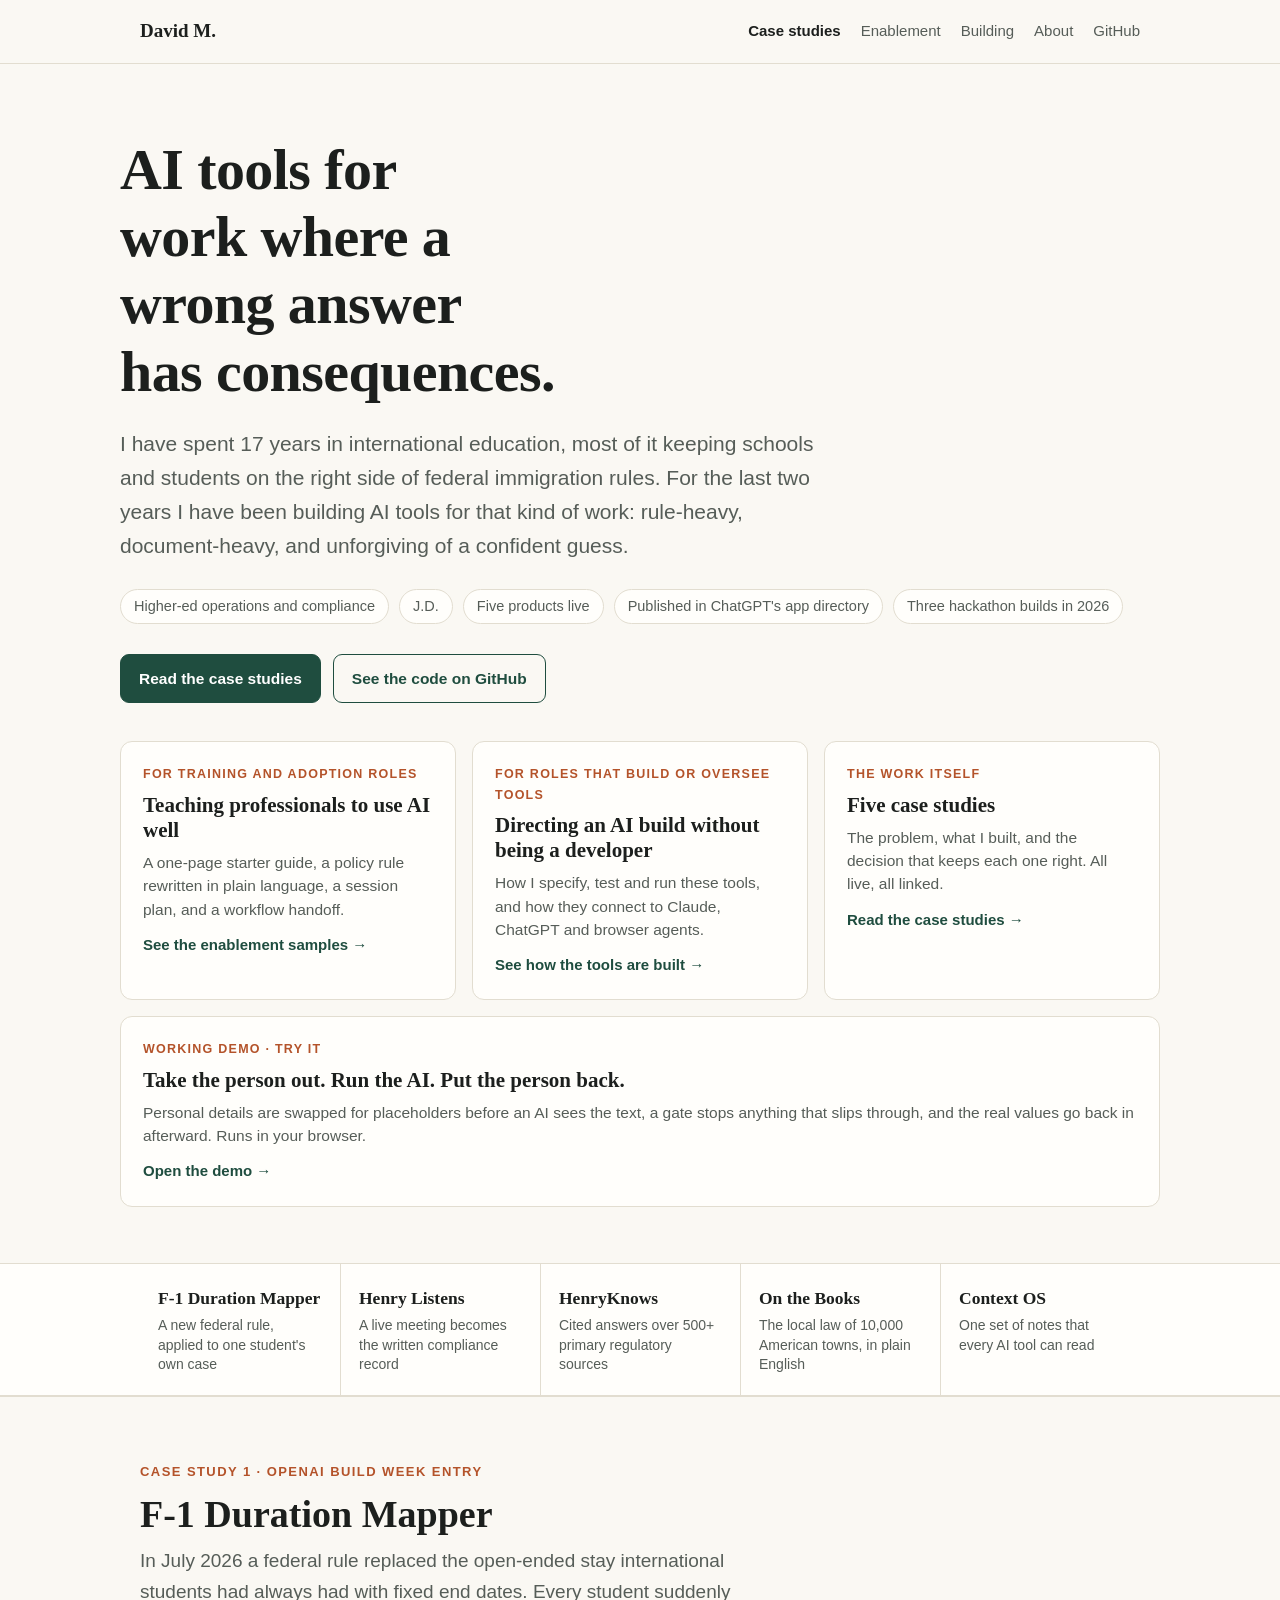
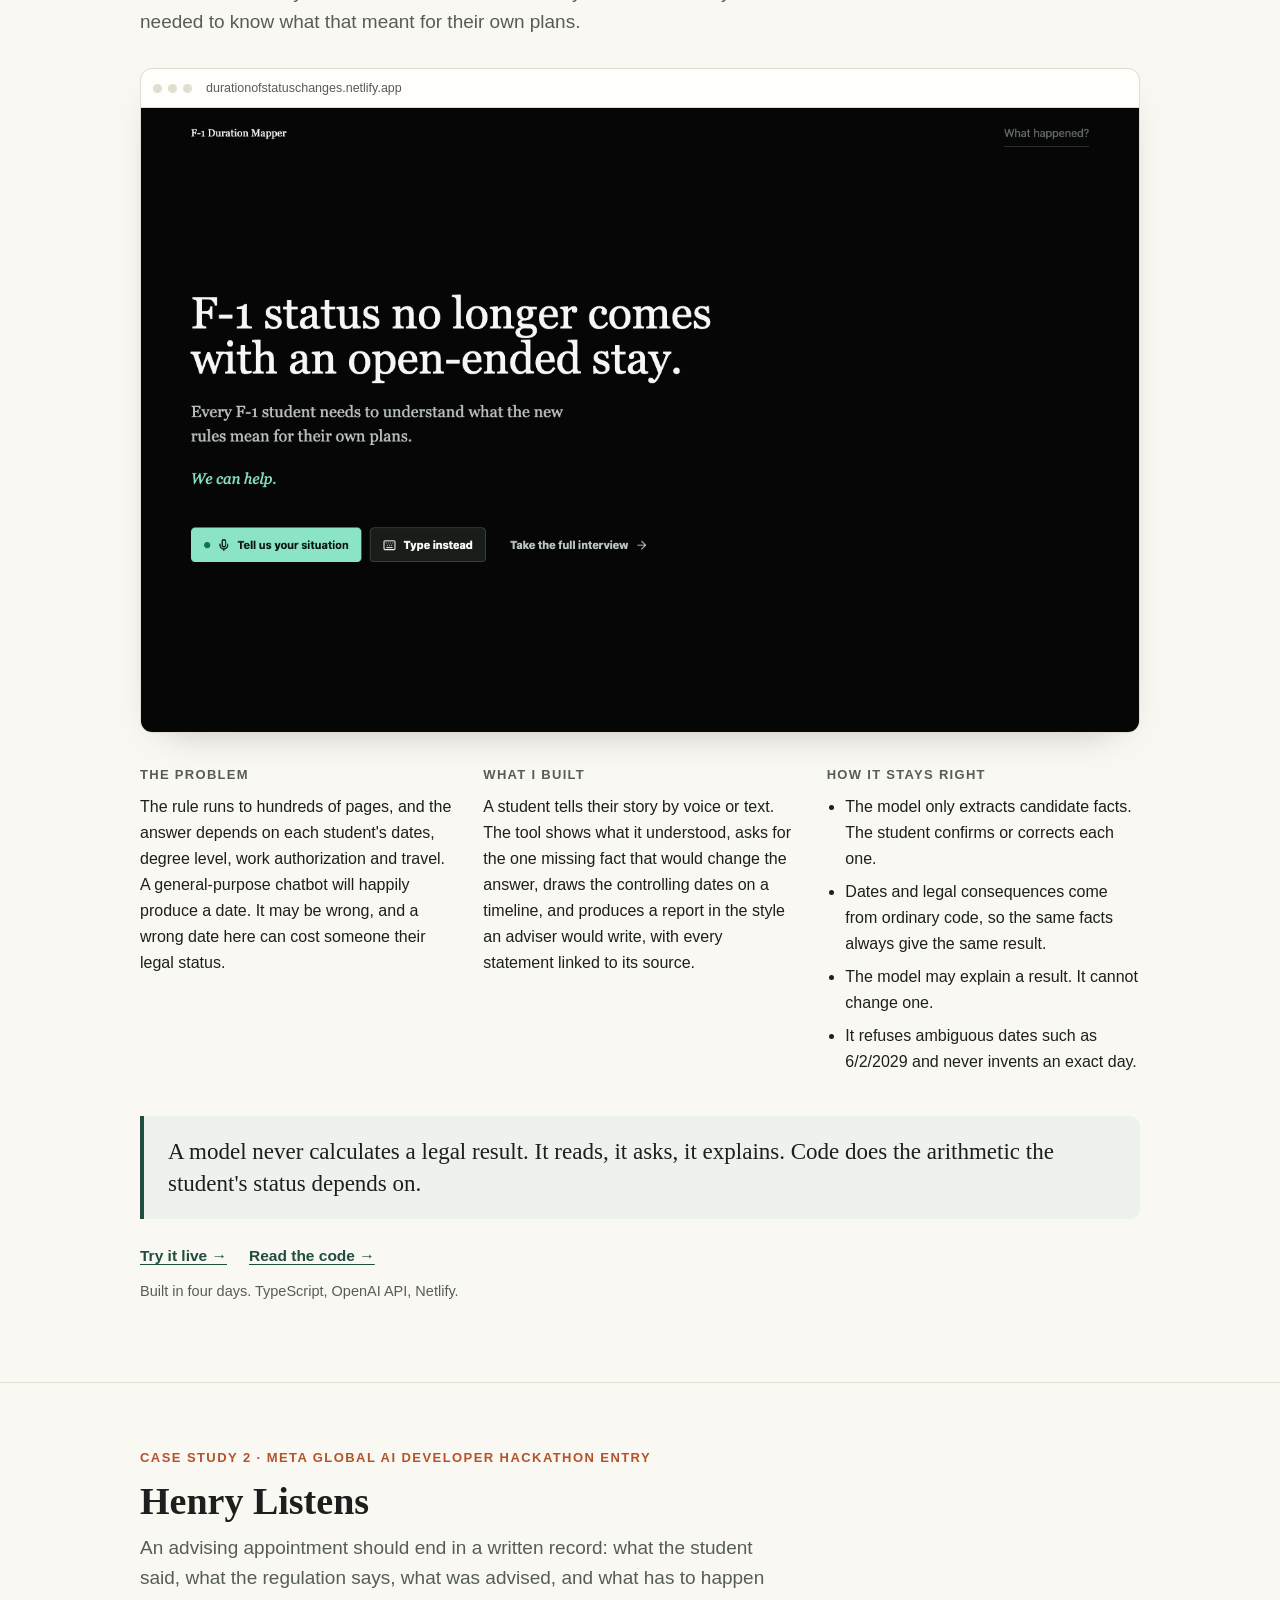
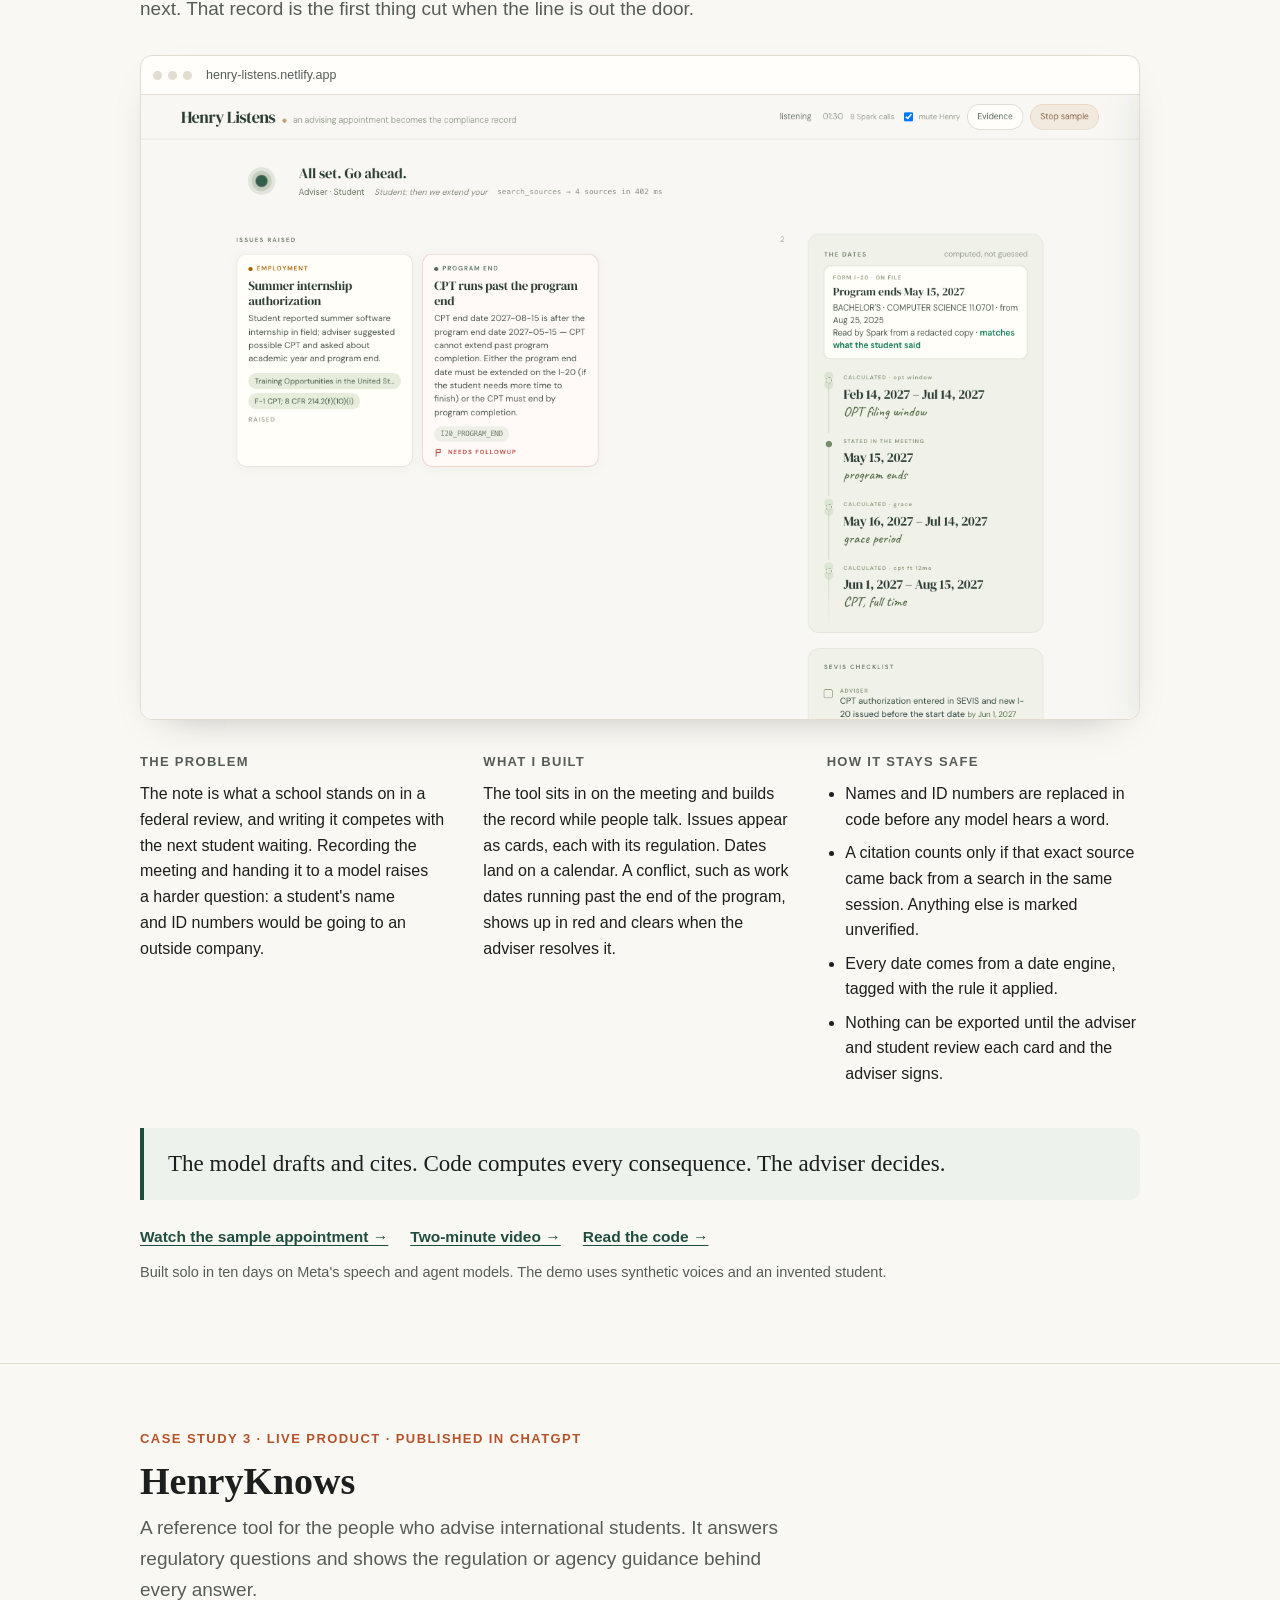
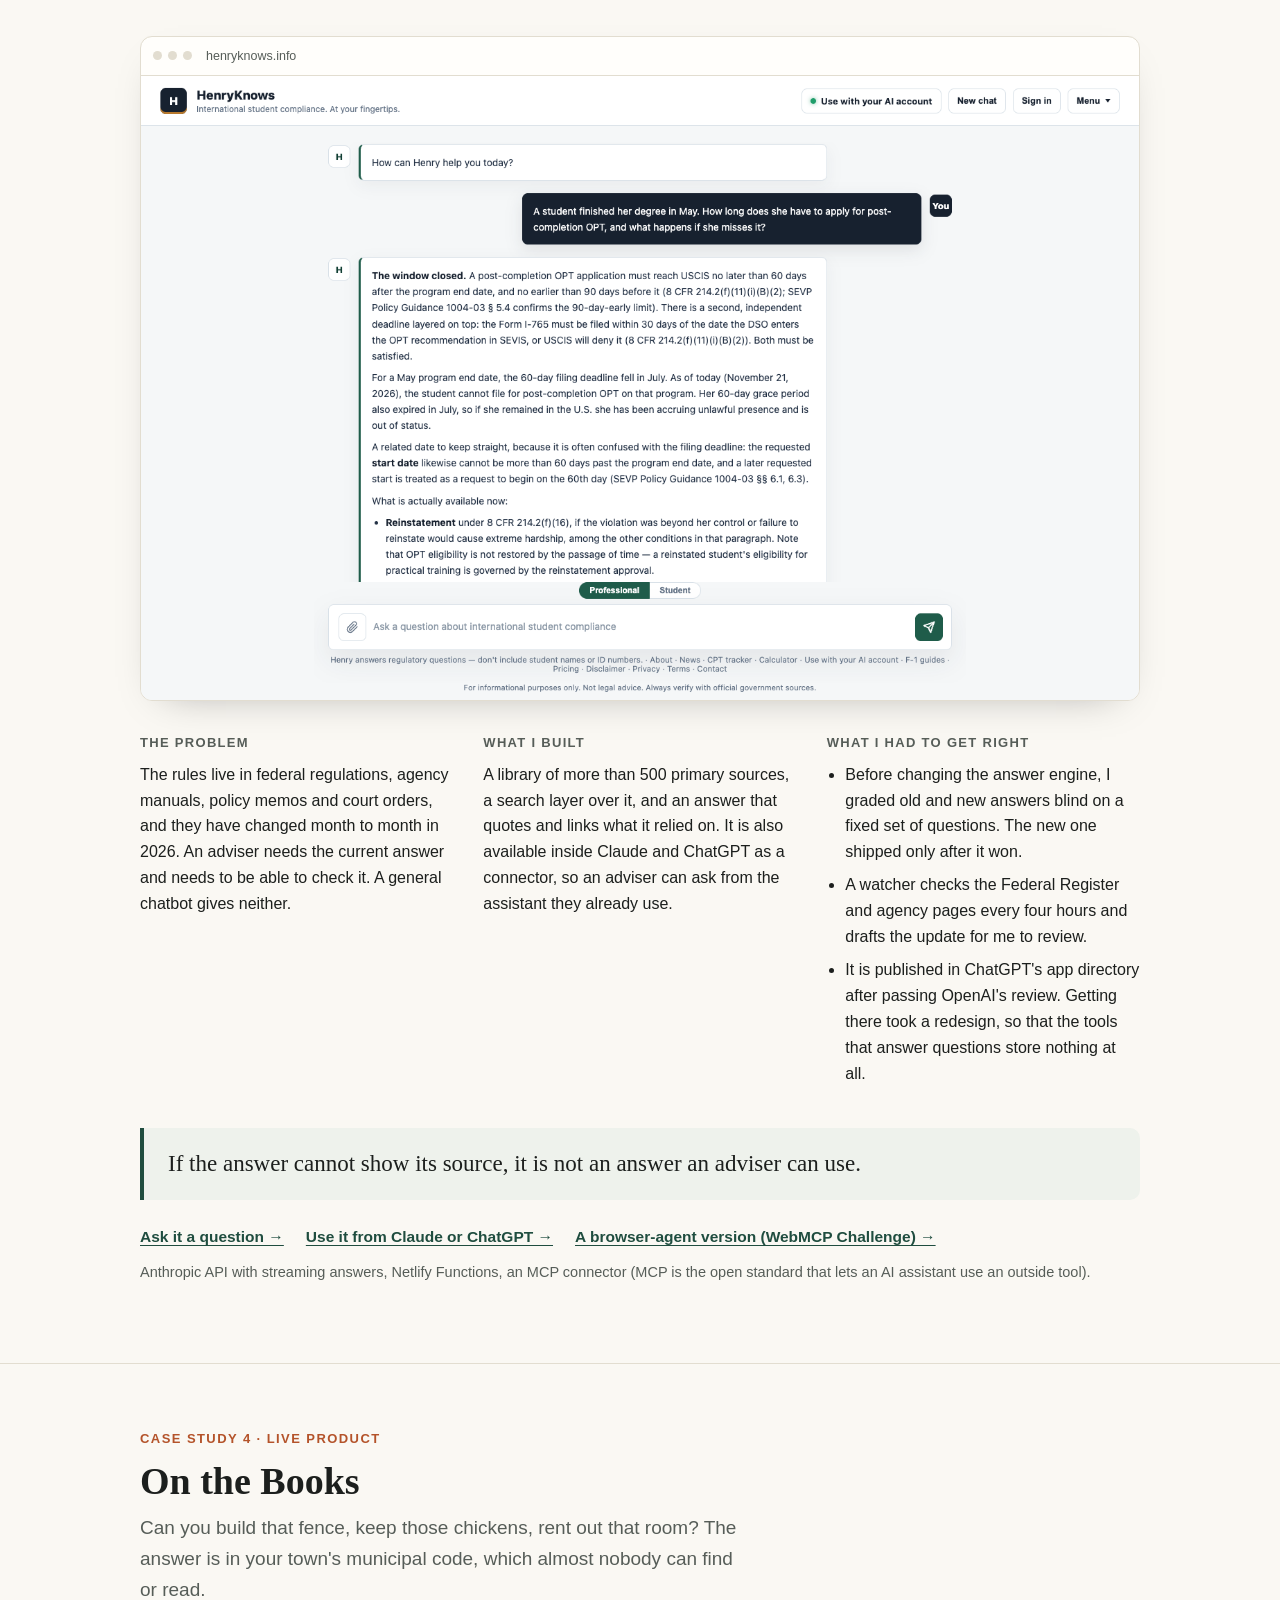
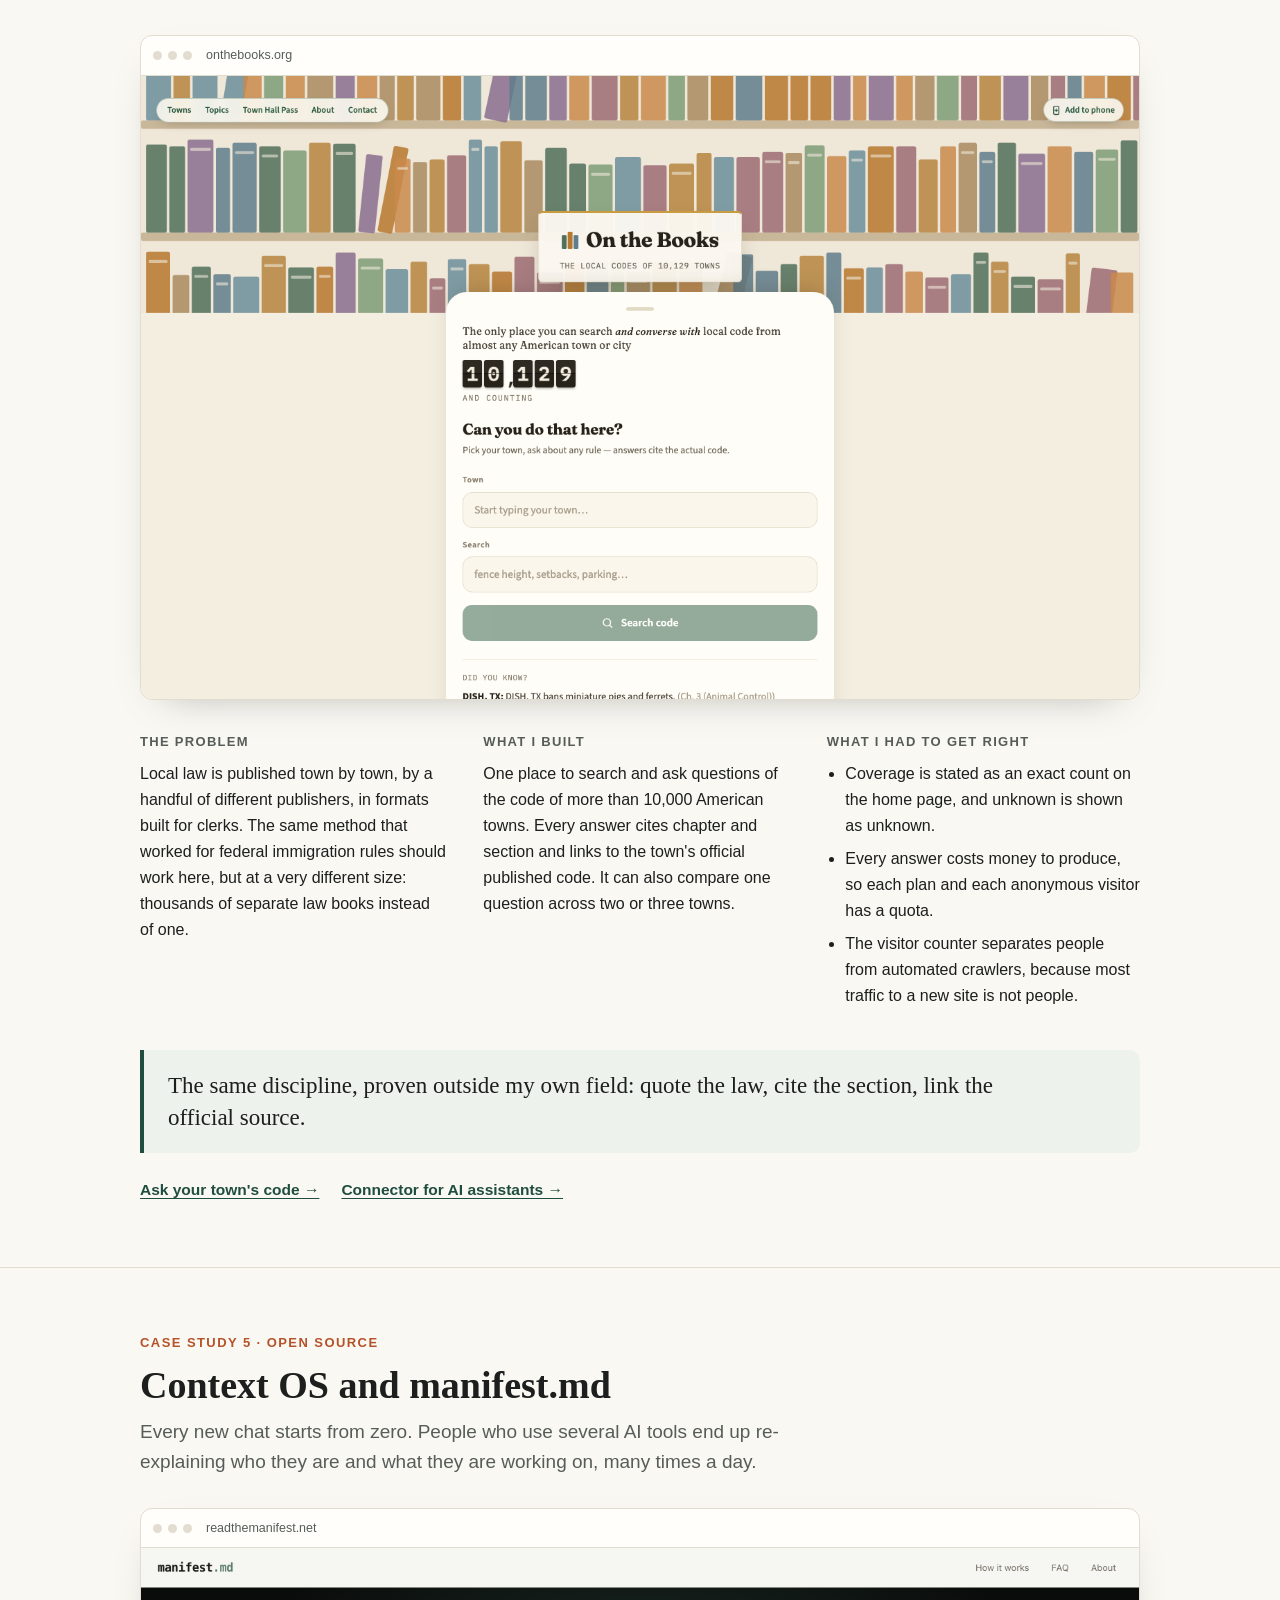
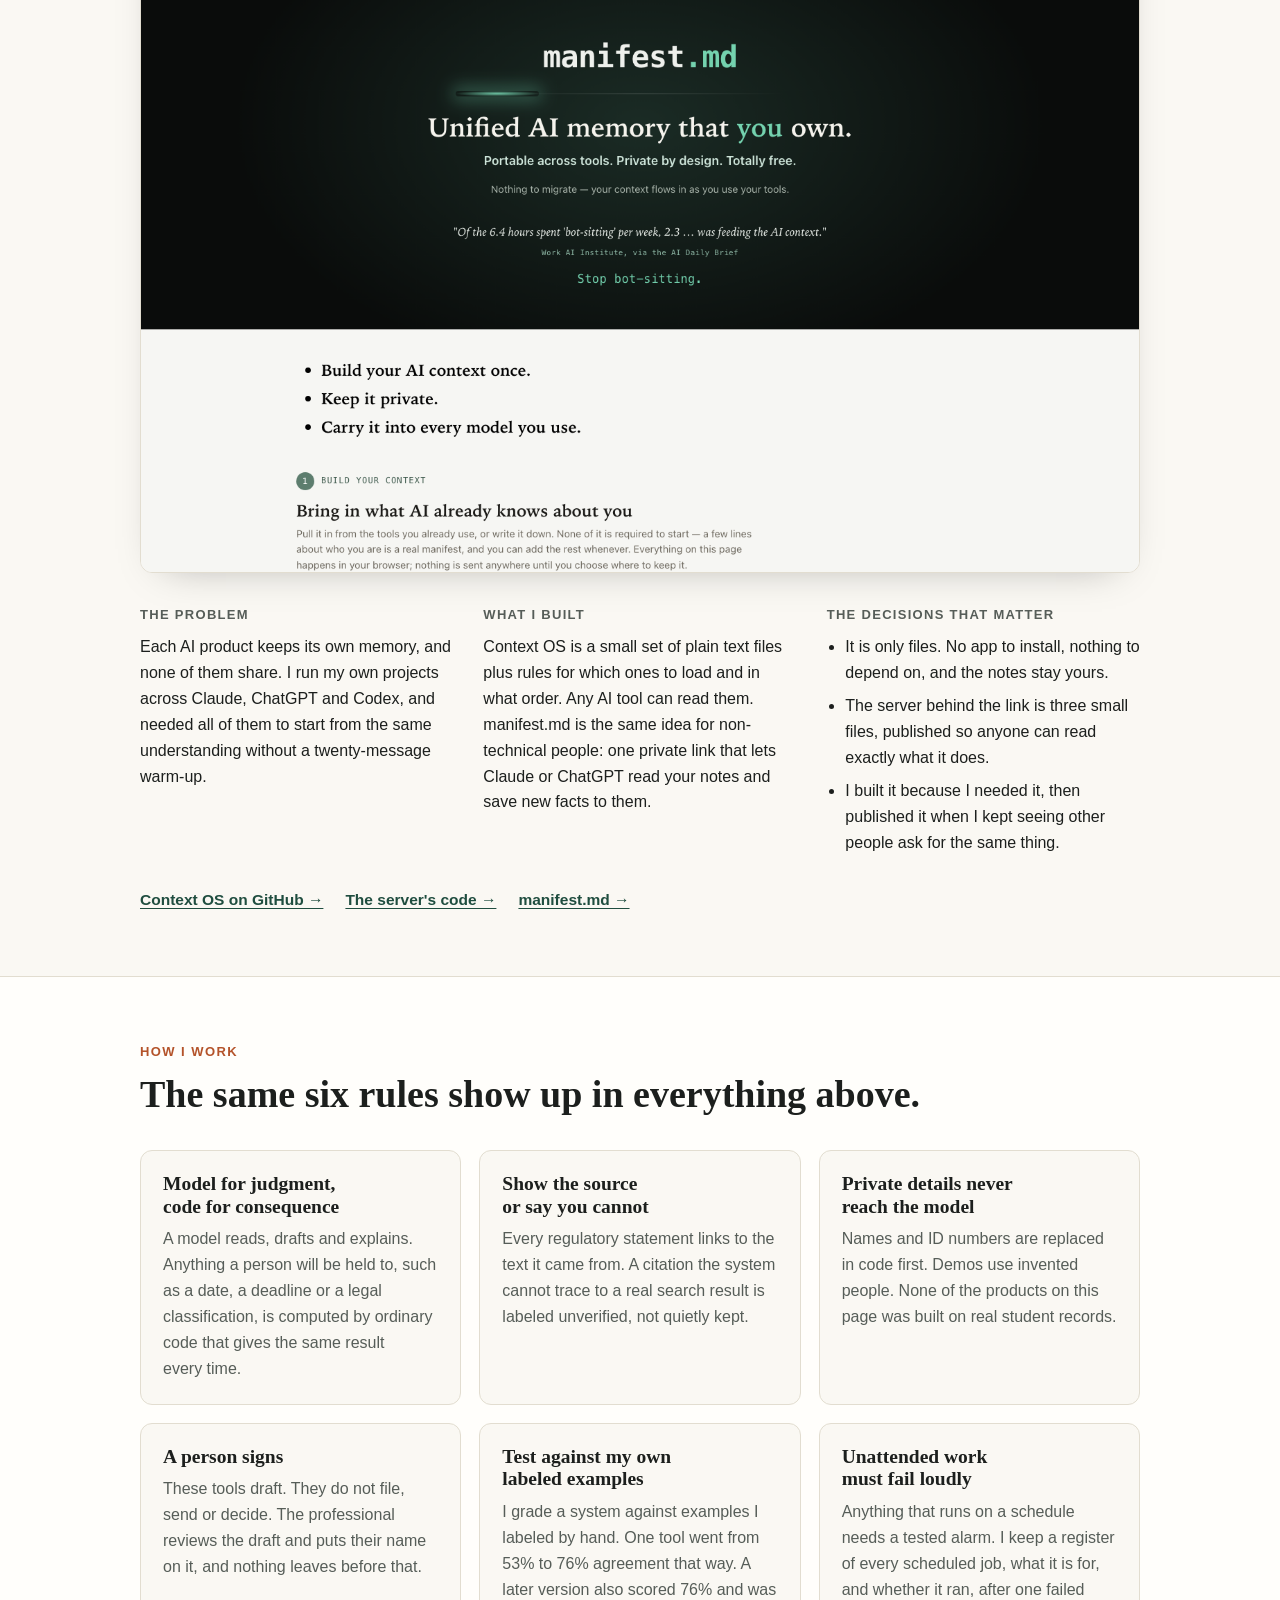
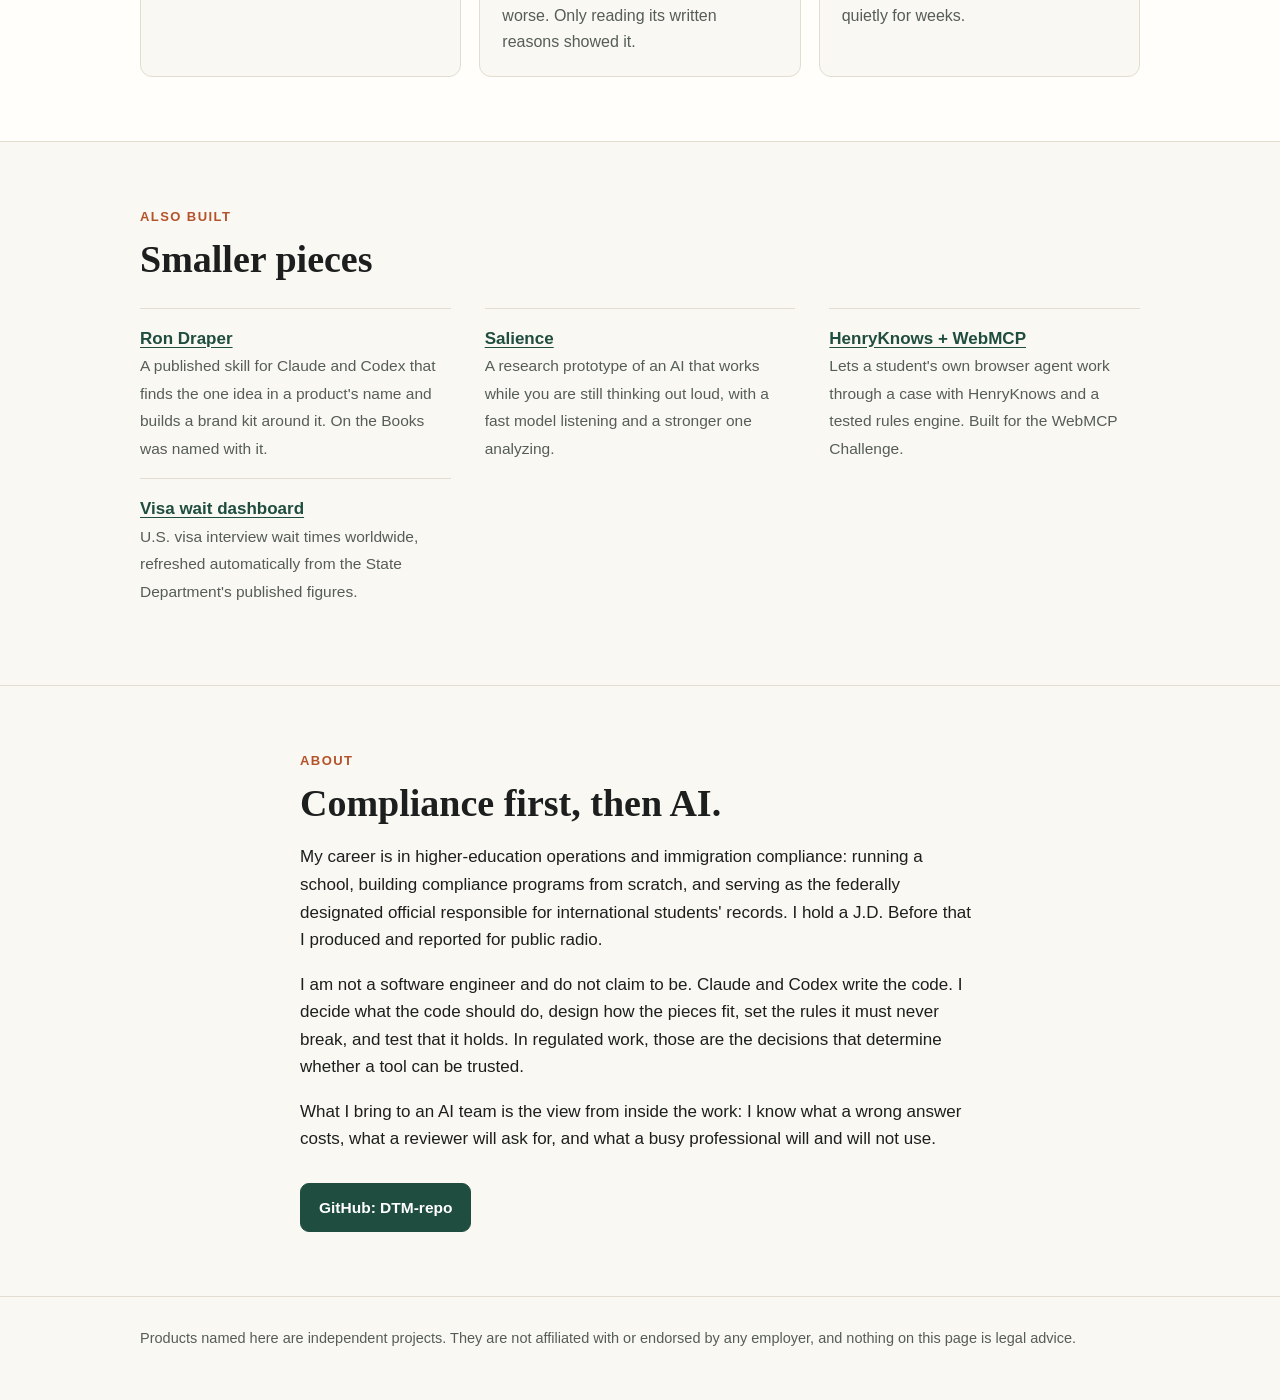
<file: index.html>
<!doctype html>
<html lang="en">
<head>
<meta charset="utf-8">
<meta name="viewport" content="width=device-width, initial-scale=1">
<title>David M. · Applied AI for regulated work</title>
<meta name="description" content="Case studies: AI tools built for work where a wrong answer has consequences. Cited answers, dates computed by code, a person signing before anything is official.">
<meta name="robots" content="noindex">
<link rel="icon" href="data:image/svg+xml,%3Csvg xmlns='http://www.w3.org/2000/svg' viewBox='0 0 32 32'%3E%3Crect width='32' height='32' rx='7' fill='%231f4d3f'/%3E%3Ctext x='16' y='22' font-family='Georgia,serif' font-size='17' fill='%23fff' text-anchor='middle'%3EDM%3C/text%3E%3C/svg%3E">
<link rel="stylesheet" href="/style.css">
</head>
<body>

<header class="top">
  <div class="wrap">
    <a class="name" href="/">David M.</a>
    <nav>
      <a class="on" href="/">Case studies</a>
      <a href="/enablement/">Enablement</a>
      <a href="/building/">Building</a>
      <a href="/#about">About</a>
      <a href="https://github.com/DTM-repo">GitHub</a>
    </nav>
  </div>
</header>

<main id="top">
<div class="wrap hero">
  <h1>AI tools for work where a wrong answer has consequences.</h1>
  <p class="lede">I have spent 17 years in international education, most of it keeping schools and students on the right side of federal immigration rules. For the last two years I have been building AI tools for that kind of work: rule-heavy, document-heavy, and unforgiving of a confident guess.</p>
  <ul class="facts">
    <li>Higher-ed operations and compliance</li>
    <li>J.D.</li>
    <li>Five products live</li>
    <li>Published in ChatGPT's app directory</li>
    <li>Three hackathon builds in 2026</li>
  </ul>
  <div class="cta">
    <a class="btn solid" href="#work">Read the case studies</a>
    <a class="btn ghost" href="https://github.com/DTM-repo">See the code on GitHub</a>
  </div>
  <div class="doors">
    <a class="door" href="/enablement/"><small>For training and adoption roles</small><b>Teaching professionals to use AI well</b><span>A one-page starter guide, a policy rule rewritten in plain language, a session plan, and a workflow handoff.</span><i>See the enablement samples →</i></a>
    <a class="door" href="/building/"><small>For roles that build or oversee tools</small><b>Directing an AI build without being a developer</b><span>How I specify, test and run these tools, and how they connect to Claude, ChatGPT and browser agents.</span><i>See how the tools are built →</i></a>
    <a class="door" href="#work"><small>The work itself</small><b>Five case studies</b><span>The problem, what I built, and the decision that keeps each one right. All live, all linked.</span><i>Read the case studies →</i></a>
  </div>
  <a class="door" href="/demos/redaction/" style="margin-top:16px"><small>Working demo · try it</small><b>Take the person out. Run the AI. Put the person back.</b><span>Personal details are swapped for placeholders before an AI sees the text, a gate stops anything that slips through, and the real values go back in afterward. Runs in your browser.</span><i>Open the demo →</i></a>
</div>

<div class="index">
  <div class="wrap">
    <ol>
      <li><a href="#mapper"><b>F-1 Duration Mapper</b><span>A new federal rule, applied to one student's own case</span></a></li>
      <li><a href="#listens"><b>Henry Listens</b><span>A live meeting becomes the written compliance record</span></a></li>
      <li><a href="#henryknows"><b>HenryKnows</b><span>Cited answers over 500+ primary regulatory sources</span></a></li>
      <li><a href="#onthebooks"><b>On the Books</b><span>The local law of 10,000 American towns, in plain English</span></a></li>
      <li><a href="#context"><b>Context OS</b><span>One set of notes that every AI tool can read</span></a></li>
    </ol>
  </div>
</div>

<div id="work">

<section class="case" id="mapper">
  <div class="wrap">
    <div class="kicker">Case study 1 · OpenAI Build Week entry</div>
    <h2>F-1 Duration Mapper</h2>
    <p class="sub">In July 2026 a federal rule replaced the open-ended stay international students had always had with fixed end dates. Every student suddenly needed to know what that meant for their own plans.</p>

    <figure class="shot">
      <div class="bar"><i></i><i></i><i></i><em>durationofstatuschanges.netlify.app</em></div>
      <img src="img/mapper.png" alt="F-1 Duration Mapper opening screen: F-1 status no longer comes with an open-ended stay. Tell us your situation, or type instead." loading="lazy" width="1440" height="900">
    </figure>

    <div class="cols">
      <div>
        <h3>The problem</h3>
        <p>The rule runs to hundreds of pages, and the answer depends on each student's dates, degree level, work authorization and travel. A general-purpose chatbot will happily produce a date. It may be wrong, and a wrong date here can cost someone their legal status.</p>
      </div>
      <div>
        <h3>What I built</h3>
        <p>A student tells their story by voice or text. The tool shows what it understood, asks for the one missing fact that would change the answer, draws the controlling dates on a timeline, and produces a report in the style an adviser would write, with every statement linked to its source.</p>
      </div>
      <div>
        <h3>How it stays right</h3>
        <ul>
          <li>The model only extracts candidate facts. The student confirms or corrects each one.</li>
          <li>Dates and legal consequences come from ordinary code, so the same facts always give the same result.</li>
          <li>The model may explain a result. It cannot change one.</li>
          <li>It refuses ambiguous dates such as 6/2/2029 and never invents an exact day.</li>
        </ul>
      </div>
    </div>

    <p class="rule">A model never calculates a legal result. It reads, it asks, it explains. Code does the arithmetic the student's status depends on.</p>

    <div class="links">
      <a href="https://durationofstatuschanges.netlify.app">Try it live →</a>
      <a href="https://github.com/DTM-repo/f1-fixed-period-planner">Read the code →</a>
    </div>
    <p class="meta">Built in four days. TypeScript, OpenAI API, Netlify.</p>
  </div>
</section>

<section class="case" id="listens">
  <div class="wrap">
    <div class="kicker">Case study 2 · Meta Global AI Developer Hackathon entry</div>
    <h2>Henry Listens</h2>
    <p class="sub">An advising appointment should end in a written record: what the student said, what the regulation says, what was advised, and what has to happen next. That record is the first thing cut when the line is out the door.</p>

    <figure class="shot">
      <div class="bar"><i></i><i></i><i></i><em>henry-listens.netlify.app</em></div>
      <img src="img/listens.png" alt="Henry Listens mid-appointment: two issue cards, one flagged because the work dates run past the program end, beside a column of dates marked calculated." loading="lazy" width="1440" height="900">
    </figure>

    <div class="cols">
      <div>
        <h3>The problem</h3>
        <p>The note is what a school stands on in a federal review, and writing it competes with the next student waiting. Recording the meeting and handing it to a model raises a harder question: a student's name and ID numbers would be going to an outside company.</p>
      </div>
      <div>
        <h3>What I built</h3>
        <p>The tool sits in on the meeting and builds the record while people talk. Issues appear as cards, each with its regulation. Dates land on a calendar. A conflict, such as work dates running past the end of the program, shows up in red and clears when the adviser resolves it.</p>
      </div>
      <div>
        <h3>How it stays safe</h3>
        <ul>
          <li>Names and ID numbers are replaced in code before any model hears a word.</li>
          <li>A citation counts only if that exact source came back from a search in the same session. Anything else is marked unverified.</li>
          <li>Every date comes from a date engine, tagged with the rule it applied.</li>
          <li>Nothing can be exported until the adviser and student review each card and the adviser signs.</li>
        </ul>
      </div>
    </div>

    <p class="rule">The model drafts and cites. Code computes every consequence. The adviser decides.</p>

    <div class="links">
      <a href="https://henry-listens.netlify.app">Watch the sample appointment →</a>
      <a href="https://youtu.be/A8ubsFDvebA">Two-minute video →</a>
      <a href="https://github.com/DTM-repo/henry-listens">Read the code →</a>
    </div>
    <p class="meta">Built solo in ten days on Meta's speech and agent models. The demo uses synthetic voices and an invented student.</p>
  </div>
</section>

<section class="case" id="henryknows">
  <div class="wrap">
    <div class="kicker">Case study 3 · Live product · Published in ChatGPT</div>
    <h2>HenryKnows</h2>
    <p class="sub">A reference tool for the people who advise international students. It answers regulatory questions and shows the regulation or agency guidance behind every answer.</p>

    <figure class="shot">
      <div class="bar"><i></i><i></i><i></i><em>henryknows.info</em></div>
      <img src="img/henryknows.png" alt="HenryKnows answering a question about the post-completion work authorization deadline, with regulation citations in the answer." loading="lazy" width="1440" height="900">
    </figure>

    <div class="cols">
      <div>
        <h3>The problem</h3>
        <p>The rules live in federal regulations, agency manuals, policy memos and court orders, and they have changed month to month in 2026. An adviser needs the current answer and needs to be able to check it. A general chatbot gives neither.</p>
      </div>
      <div>
        <h3>What I built</h3>
        <p>A library of more than 500 primary sources, a search layer over it, and an answer that quotes and links what it relied on. It is also available inside Claude and ChatGPT as a connector, so an adviser can ask from the assistant they already use.</p>
      </div>
      <div>
        <h3>What I had to get right</h3>
        <ul>
          <li>Before changing the answer engine, I graded old and new answers blind on a fixed set of questions. The new one shipped only after it won.</li>
          <li>A watcher checks the Federal Register and agency pages every four hours and drafts the update for me to review.</li>
          <li>It is published in ChatGPT's app directory after passing OpenAI's review. Getting there took a redesign, so that the tools that answer questions store nothing at all.</li>
        </ul>
      </div>
    </div>

    <p class="rule">If the answer cannot show its source, it is not an answer an adviser can use.</p>

    <div class="links">
      <a href="https://henryknows.info">Ask it a question →</a>
      <a href="https://henryknows.info/connect/">Use it from Claude or ChatGPT →</a>
      <a href="https://github.com/DTM-repo/henryknows-webmcp">A browser-agent version (WebMCP Challenge) →</a>
    </div>
    <p class="meta">Anthropic API with streaming answers, Netlify Functions, an MCP connector (MCP is the open standard that lets an AI assistant use an outside tool).</p>
  </div>
</section>

<section class="case" id="onthebooks">
  <div class="wrap">
    <div class="kicker">Case study 4 · Live product</div>
    <h2>On the Books</h2>
    <p class="sub">Can you build that fence, keep those chickens, rent out that room? The answer is in your town's municipal code, which almost nobody can find or read.</p>

    <figure class="shot">
      <div class="bar"><i></i><i></i><i></i><em>onthebooks.org</em></div>
      <img src="img/onthebooks.png" alt="On the Books home page: the local codes of 10,129 towns. Pick your town, ask about any rule, answers cite the actual code." loading="lazy" width="1440" height="900">
    </figure>

    <div class="cols">
      <div>
        <h3>The problem</h3>
        <p>Local law is published town by town, by a handful of different publishers, in formats built for clerks. The same method that worked for federal immigration rules should work here, but at a very different size: thousands of separate law books instead of one.</p>
      </div>
      <div>
        <h3>What I built</h3>
        <p>One place to search and ask questions of the code of more than 10,000 American towns. Every answer cites chapter and section and links to the town's official published code. It can also compare one question across two or three towns.</p>
      </div>
      <div>
        <h3>What I had to get right</h3>
        <ul>
          <li>Coverage is stated as an exact count on the home page, and unknown is shown as unknown.</li>
          <li>Every answer costs money to produce, so each plan and each anonymous visitor has a quota.</li>
          <li>The visitor counter separates people from automated crawlers, because most traffic to a new site is not people.</li>
        </ul>
      </div>
    </div>

    <p class="rule">The same discipline, proven outside my own field: quote the law, cite the section, link the official source.</p>

    <div class="links">
      <a href="https://onthebooks.org">Ask your town's code →</a>
      <a href="https://onthebooks.org/developers/">Connector for AI assistants →</a>
    </div>
  </div>
</section>

<section class="case" id="context">
  <div class="wrap">
    <div class="kicker">Case study 5 · Open source</div>
    <h2>Context OS and manifest.md</h2>
    <p class="sub">Every new chat starts from zero. People who use several AI tools end up re-explaining who they are and what they are working on, many times a day.</p>

    <figure class="shot">
      <div class="bar"><i></i><i></i><i></i><em>readthemanifest.net</em></div>
      <img src="img/manifest.png" alt="manifest.md home page" loading="lazy" width="1440" height="900">
    </figure>

    <div class="cols">
      <div>
        <h3>The problem</h3>
        <p>Each AI product keeps its own memory, and none of them share. I run my own projects across Claude, ChatGPT and Codex, and needed all of them to start from the same understanding without a twenty-message warm-up.</p>
      </div>
      <div>
        <h3>What I built</h3>
        <p>Context OS is a small set of plain text files plus rules for which ones to load and in what order. Any AI tool can read them. manifest.md is the same idea for non-technical people: one private link that lets Claude or ChatGPT read your notes and save new facts to them.</p>
      </div>
      <div>
        <h3>The decisions that matter</h3>
        <ul>
          <li>It is only files. No app to install, nothing to depend on, and the notes stay yours.</li>
          <li>The server behind the link is three small files, published so anyone can read exactly what it does.</li>
          <li>I built it because I needed it, then published it when I kept seeing other people ask for the same thing.</li>
        </ul>
      </div>
    </div>

    <div class="links">
      <a href="https://github.com/DTM-repo/Context-OS">Context OS on GitHub →</a>
      <a href="https://github.com/DTM-repo/manifest-mcp">The server's code →</a>
      <a href="https://readthemanifest.net">manifest.md →</a>
    </div>
  </div>
</section>

</div>

<section class="how" id="how">
  <div class="wrap">
    <div class="kicker">How I work</div>
    <h2>The same six rules show up in everything above.</h2>
    <div class="grid">
      <div class="card"><h3>Model for judgment, code for consequence</h3><p>A model reads, drafts and explains. Anything a person will be held to, such as a date, a deadline or a legal classification, is computed by ordinary code that gives the same result every time.</p></div>
      <div class="card"><h3>Show the source or say you cannot</h3><p>Every regulatory statement links to the text it came from. A citation the system cannot trace to a real search result is labeled unverified, not quietly kept.</p></div>
      <div class="card"><h3>Private details never reach the model</h3><p>Names and ID numbers are replaced in code first. Demos use invented people. None of the products on this page was built on real student records.</p></div>
      <div class="card"><h3>A person signs</h3><p>These tools draft. They do not file, send or decide. The professional reviews the draft and puts their name on it, and nothing leaves before that.</p></div>
      <div class="card"><h3>Test against my own labeled examples</h3><p>I grade a system against examples I labeled by hand. One tool went from 53% to 76% agreement that way. A later version also scored 76% and was worse. Only reading its written reasons showed it.</p></div>
      <div class="card"><h3>Unattended work must fail loudly</h3><p>Anything that runs on a schedule needs a tested alarm. I keep a register of every scheduled job, what it is for, and whether it ran, after one failed quietly for weeks.</p></div>
    </div>
  </div>
</section>

<section id="more">
  <div class="wrap">
    <div class="kicker">Also built</div>
    <h2>Smaller pieces</h2>
    <div class="more">
      <div><b><a href="https://github.com/DTM-repo/skills">Ron Draper</a></b><span>A published skill for Claude and Codex that finds the one idea in a product's name and builds a brand kit around it. On the Books was named with it.</span></div>
      <div><b><a href="https://github.com/DTM-repo/salience">Salience</a></b><span>A research prototype of an AI that works while you are still thinking out loud, with a fast model listening and a stronger one analyzing.</span></div>
      <div><b><a href="https://github.com/DTM-repo/henryknows-webmcp">HenryKnows + WebMCP</a></b><span>Lets a student's own browser agent work through a case with HenryKnows and a tested rules engine. Built for the WebMCP Challenge.</span></div>
      <div><b><a href="https://dtm-repo.github.io/visa-wait-dash/">Visa wait dashboard</a></b><span>U.S. visa interview wait times worldwide, refreshed automatically from the State Department's published figures.</span></div>
    </div>
  </div>
</section>

<section id="about" style="border-top:1px solid var(--line)">
  <div class="wrap narrow">
    <div class="kicker">About</div>
    <h2>Compliance first, then AI.</h2>
    <p style="margin-top:18px">My career is in higher-education operations and immigration compliance: running a school, building compliance programs from scratch, and serving as the federally designated official responsible for international students' records. I hold a J.D. Before that I produced and reported for public radio.</p>
    <p>I am not a software engineer and do not claim to be. Claude and Codex write the code. I decide what the code should do, design how the pieces fit, set the rules it must never break, and test that it holds. In regulated work, those are the decisions that determine whether a tool can be trusted.</p>
    <p>What I bring to an AI team is the view from inside the work: I know what a wrong answer costs, what a reviewer will ask for, and what a busy professional will and will not use.</p>
    <div class="cta">
      <a class="btn solid" href="https://github.com/DTM-repo">GitHub: DTM-repo</a>
    </div>
  </div>
</section>
</main>

<footer>
  <div class="wrap">Products named here are independent projects. They are not affiliated with or endorsed by any employer, and nothing on this page is legal advice.</div>
</footer>

</body>
</html>
</file>
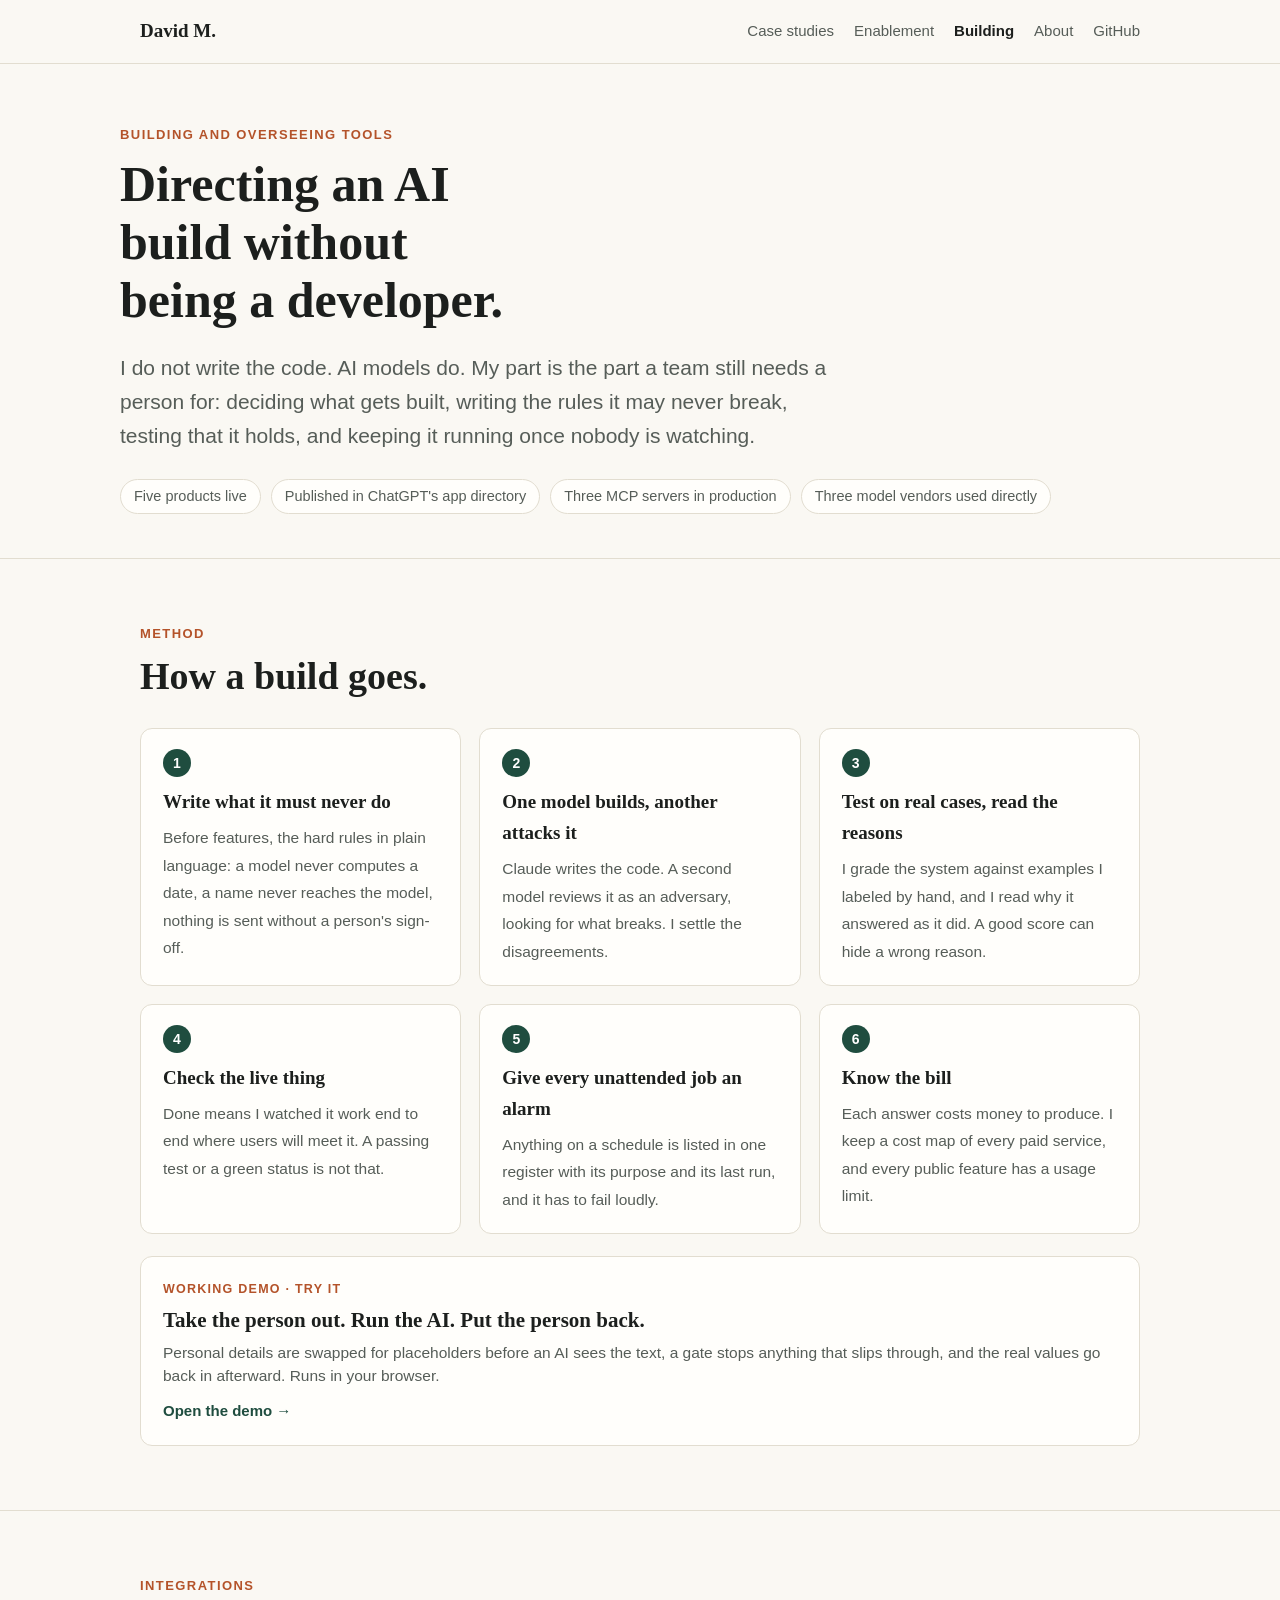
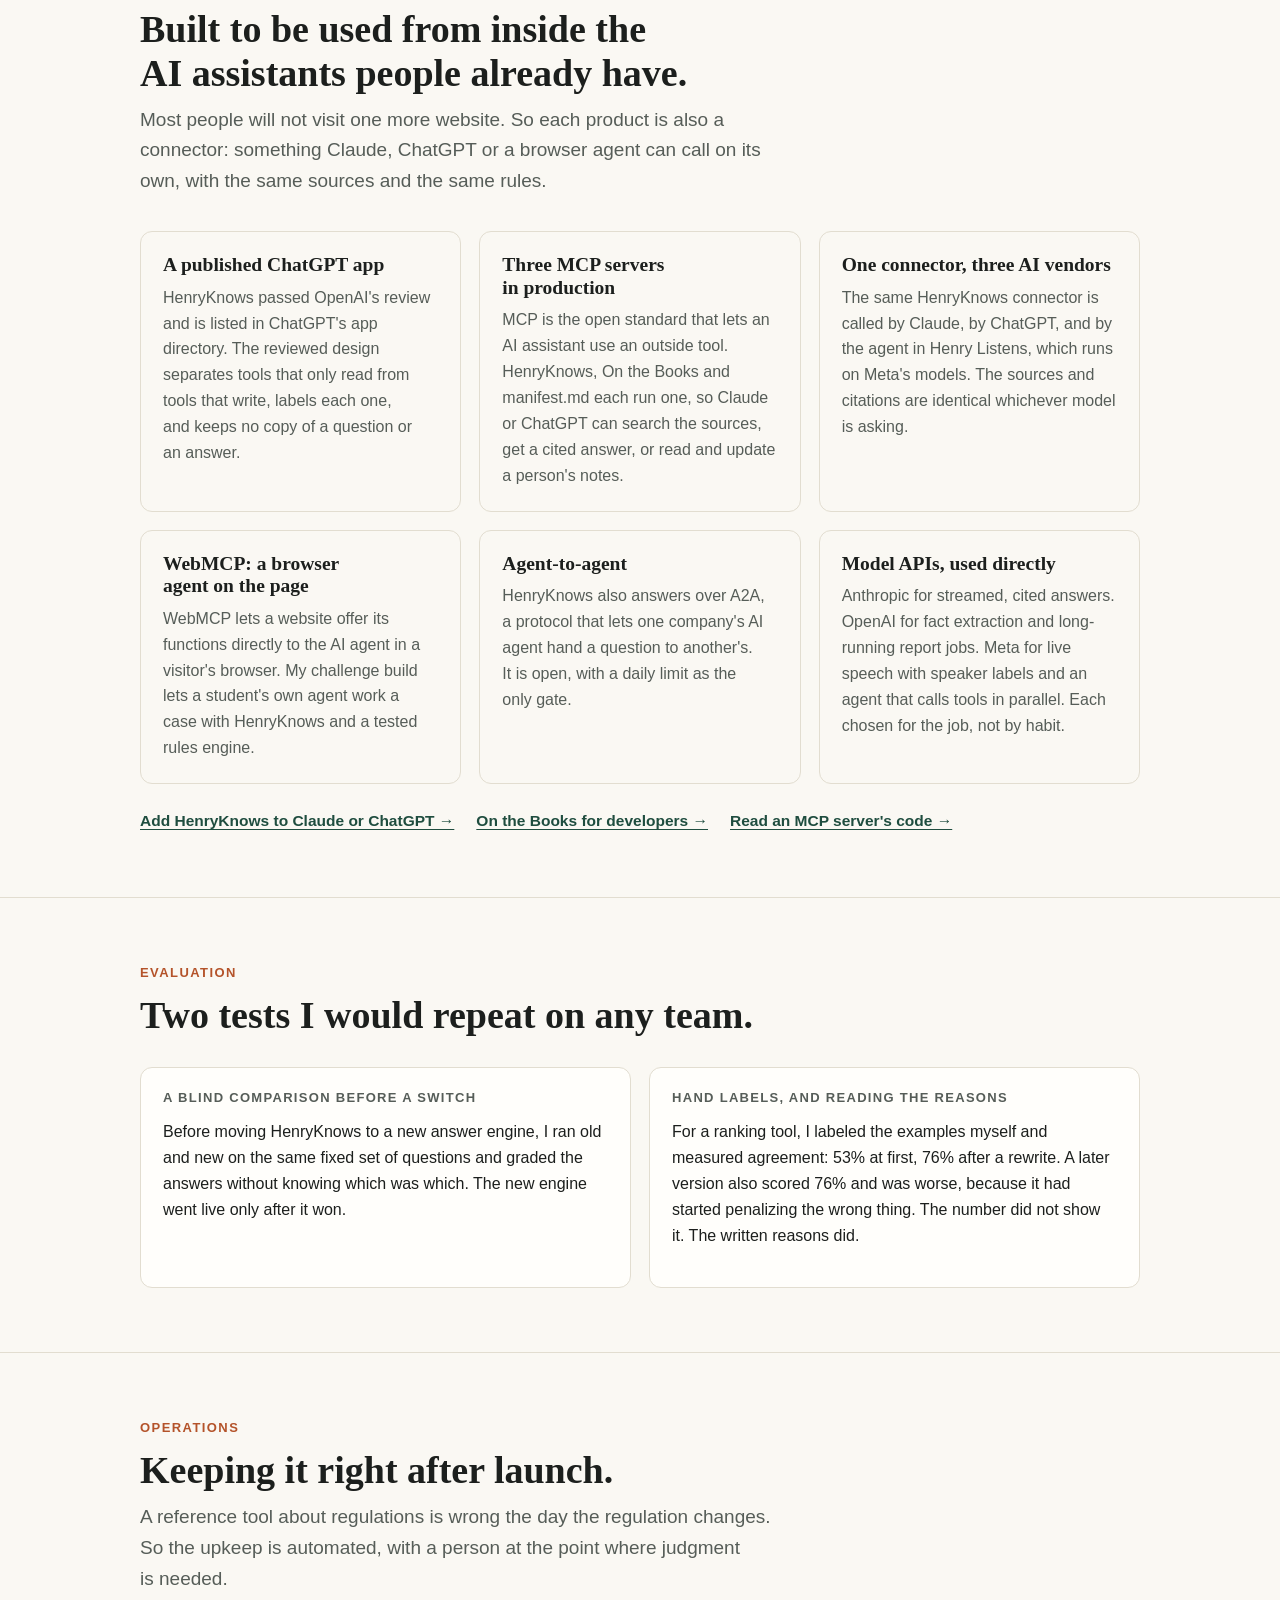
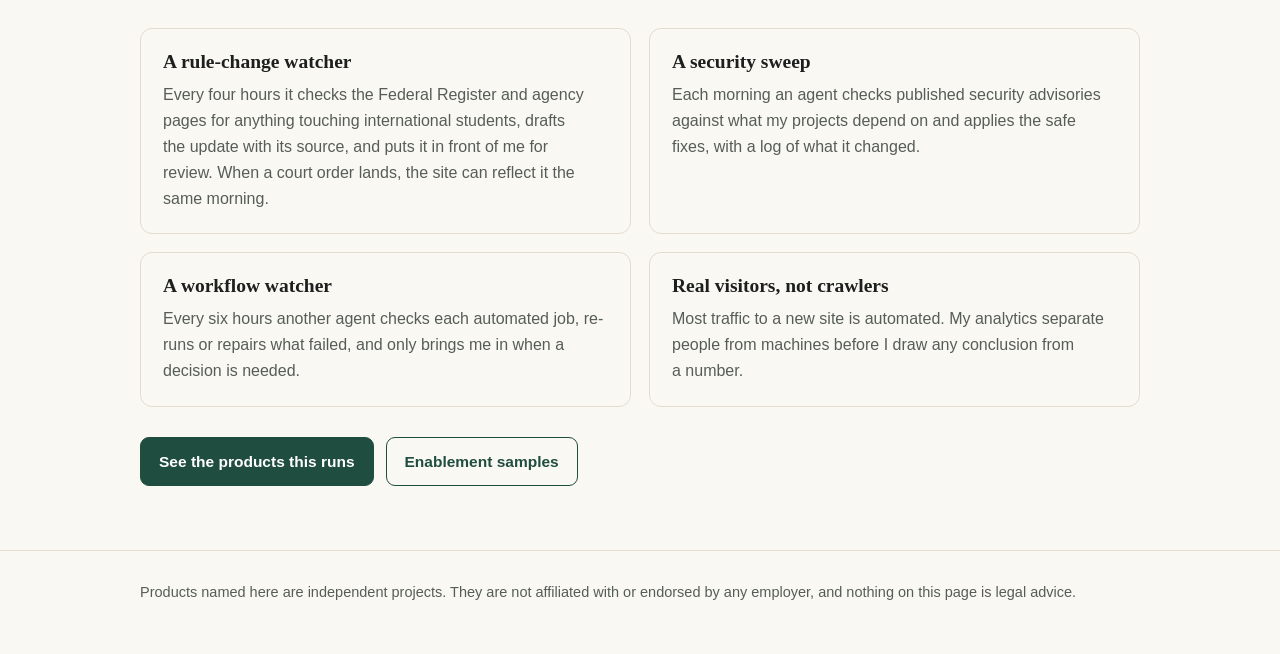
<file: building/index.html>
<!doctype html>
<html lang="en">
<head>
<meta charset="utf-8">
<meta name="viewport" content="width=device-width, initial-scale=1">
<title>Building · David M.</title>
<meta name="description" content="How a non-developer specifies, tests, connects and runs AI tools in production.">
<meta name="robots" content="noindex">
<link rel="icon" href="data:image/svg+xml,%3Csvg xmlns='http://www.w3.org/2000/svg' viewBox='0 0 32 32'%3E%3Crect width='32' height='32' rx='7' fill='%231f4d3f'/%3E%3Ctext x='16' y='22' font-family='Georgia,serif' font-size='17' fill='%23fff' text-anchor='middle'%3EDM%3C/text%3E%3C/svg%3E">
<link rel="stylesheet" href="/style.css">
</head>
<body>

<header class="top">
  <div class="wrap">
    <a class="name" href="/">David M.</a>
    <nav>
      <a href="/">Case studies</a>
      <a href="/enablement/">Enablement</a>
      <a class="on" href="/building/">Building</a>
      <a href="/#about">About</a>
      <a href="https://github.com/DTM-repo">GitHub</a>
    </nav>
  </div>
</header>

<main>

<div class="wrap page-hero">
  <div class="kicker">Building and overseeing tools</div>
  <h1>Directing an AI build without being a developer.</h1>
  <p class="lede" style="font-size:clamp(18px,2.2vw,21px);color:var(--soft);max-width:62ch;margin-top:22px">I do not write the code. AI models do. My part is the part a team still needs a person for: deciding what gets built, writing the rules it may never break, testing that it holds, and keeping it running once nobody is watching.</p>
  <ul class="facts">
    <li>Five products live</li>
    <li>Published in ChatGPT's app directory</li>
    <li>Three MCP servers in production</li>
    <li>Three model vendors used directly</li>
  </ul>
</div>

<section class="case" id="method">
  <div class="wrap">
    <div class="kicker">Method</div>
    <h2>How a build goes.</h2>
    <ol class="steps">
      <li><b>Write what it must never do</b><span>Before features, the hard rules in plain language: a model never computes a date, a name never reaches the model, nothing is sent without a person's sign-off.</span></li>
      <li><b>One model builds, another attacks it</b><span>Claude writes the code. A second model reviews it as an adversary, looking for what breaks. I settle the disagreements.</span></li>
      <li><b>Test on real cases, read the reasons</b><span>I grade the system against examples I labeled by hand, and I read why it answered as it did. A good score can hide a wrong reason.</span></li>
      <li><b>Check the live thing</b><span>Done means I watched it work end to end where users will meet it. A passing test or a green status is not that.</span></li>
      <li><b>Give every unattended job an alarm</b><span>Anything on a schedule is listed in one register with its purpose and its last run, and it has to fail loudly.</span></li>
      <li><b>Know the bill</b><span>Each answer costs money to produce. I keep a cost map of every paid service, and every public feature has a usage limit.</span></li>
    </ol>
    <a class="door" href="/demos/redaction/" style="margin-top:22px"><small>Working demo · try it</small><b>Take the person out. Run the AI. Put the person back.</b><span>Personal details are swapped for placeholders before an AI sees the text, a gate stops anything that slips through, and the real values go back in afterward. Runs in your browser.</span><i>Open the demo →</i></a>
  </div>
</section>

<section class="case" id="connect">
  <div class="wrap">
    <div class="kicker">Integrations</div>
    <h2>Built to be used from inside the AI assistants people already have.</h2>
    <p class="sub">Most people will not visit one more website. So each product is also a connector: something Claude, ChatGPT or a browser agent can call on its own, with the same sources and the same rules.</p>
    <div class="grid">
      <div class="card"><h3>A published ChatGPT app</h3><p>HenryKnows passed OpenAI's review and is listed in ChatGPT's app directory. The reviewed design separates tools that only read from tools that write, labels each one, and keeps no copy of a question or an answer.</p></div>
      <div class="card"><h3>Three MCP servers in production</h3><p>MCP is the open standard that lets an AI assistant use an outside tool. HenryKnows, On the Books and manifest.md each run one, so Claude or ChatGPT can search the sources, get a cited answer, or read and update a person's notes.</p></div>
      <div class="card"><h3>One connector, three AI vendors</h3><p>The same HenryKnows connector is called by Claude, by ChatGPT, and by the agent in Henry Listens, which runs on Meta's models. The sources and citations are identical whichever model is asking.</p></div>
      <div class="card"><h3>WebMCP: a browser agent on the page</h3><p>WebMCP lets a website offer its functions directly to the AI agent in a visitor's browser. My challenge build lets a student's own agent work a case with HenryKnows and a tested rules engine.</p></div>
      <div class="card"><h3>Agent-to-agent</h3><p>HenryKnows also answers over A2A, a protocol that lets one company's AI agent hand a question to another's. It is open, with a daily limit as the only gate.</p></div>
      <div class="card"><h3>Model APIs, used directly</h3><p>Anthropic for streamed, cited answers. OpenAI for fact extraction and long-running report jobs. Meta for live speech with speaker labels and an agent that calls tools in parallel. Each chosen for the job, not by habit.</p></div>
    </div>
    <div class="links">
      <a href="https://henryknows.info/connect/">Add HenryKnows to Claude or ChatGPT →</a>
      <a href="https://onthebooks.org/developers/">On the Books for developers →</a>
      <a href="https://github.com/DTM-repo/manifest-mcp">Read an MCP server's code →</a>
    </div>
  </div>
</section>

<section class="case" id="evaluate">
  <div class="wrap">
    <div class="kicker">Evaluation</div>
    <h2>Two tests I would repeat on any team.</h2>
    <div class="split">
      <div>
        <h3>A blind comparison before a switch</h3>
        <p>Before moving HenryKnows to a new answer engine, I ran old and new on the same fixed set of questions and graded the answers without knowing which was which. The new engine went live only after it won.</p>
      </div>
      <div>
        <h3>Hand labels, and reading the reasons</h3>
        <p>For a ranking tool, I labeled the examples myself and measured agreement: 53% at first, 76% after a rewrite. A later version also scored 76% and was worse, because it had started penalizing the wrong thing. The number did not show it. The written reasons did.</p>
      </div>
    </div>
  </div>
</section>

<section class="case" id="operate">
  <div class="wrap">
    <div class="kicker">Operations</div>
    <h2>Keeping it right after launch.</h2>
    <p class="sub">A reference tool about regulations is wrong the day the regulation changes. So the upkeep is automated, with a person at the point where judgment is needed.</p>
    <div class="grid g2">
      <div class="card"><h3>A rule-change watcher</h3><p>Every four hours it checks the Federal Register and agency pages for anything touching international students, drafts the update with its source, and puts it in front of me for review. When a court order lands, the site can reflect it the same morning.</p></div>
      <div class="card"><h3>A security sweep</h3><p>Each morning an agent checks published security advisories against what my projects depend on and applies the safe fixes, with a log of what it changed.</p></div>
      <div class="card"><h3>A workflow watcher</h3><p>Every six hours another agent checks each automated job, re-runs or repairs what failed, and only brings me in when a decision is needed.</p></div>
      <div class="card"><h3>Real visitors, not crawlers</h3><p>Most traffic to a new site is automated. My analytics separate people from machines before I draw any conclusion from a number.</p></div>
    </div>
    <div class="cta">
      <a class="btn solid" href="/#work">See the products this runs</a>
      <a class="btn ghost" href="/enablement/">Enablement samples</a>
    </div>
  </div>
</section>
</main>

<footer>
  <div class="wrap">Products named here are independent projects. They are not affiliated with or endorsed by any employer, and nothing on this page is legal advice.</div>
</footer>

</body>
</html>
</file>
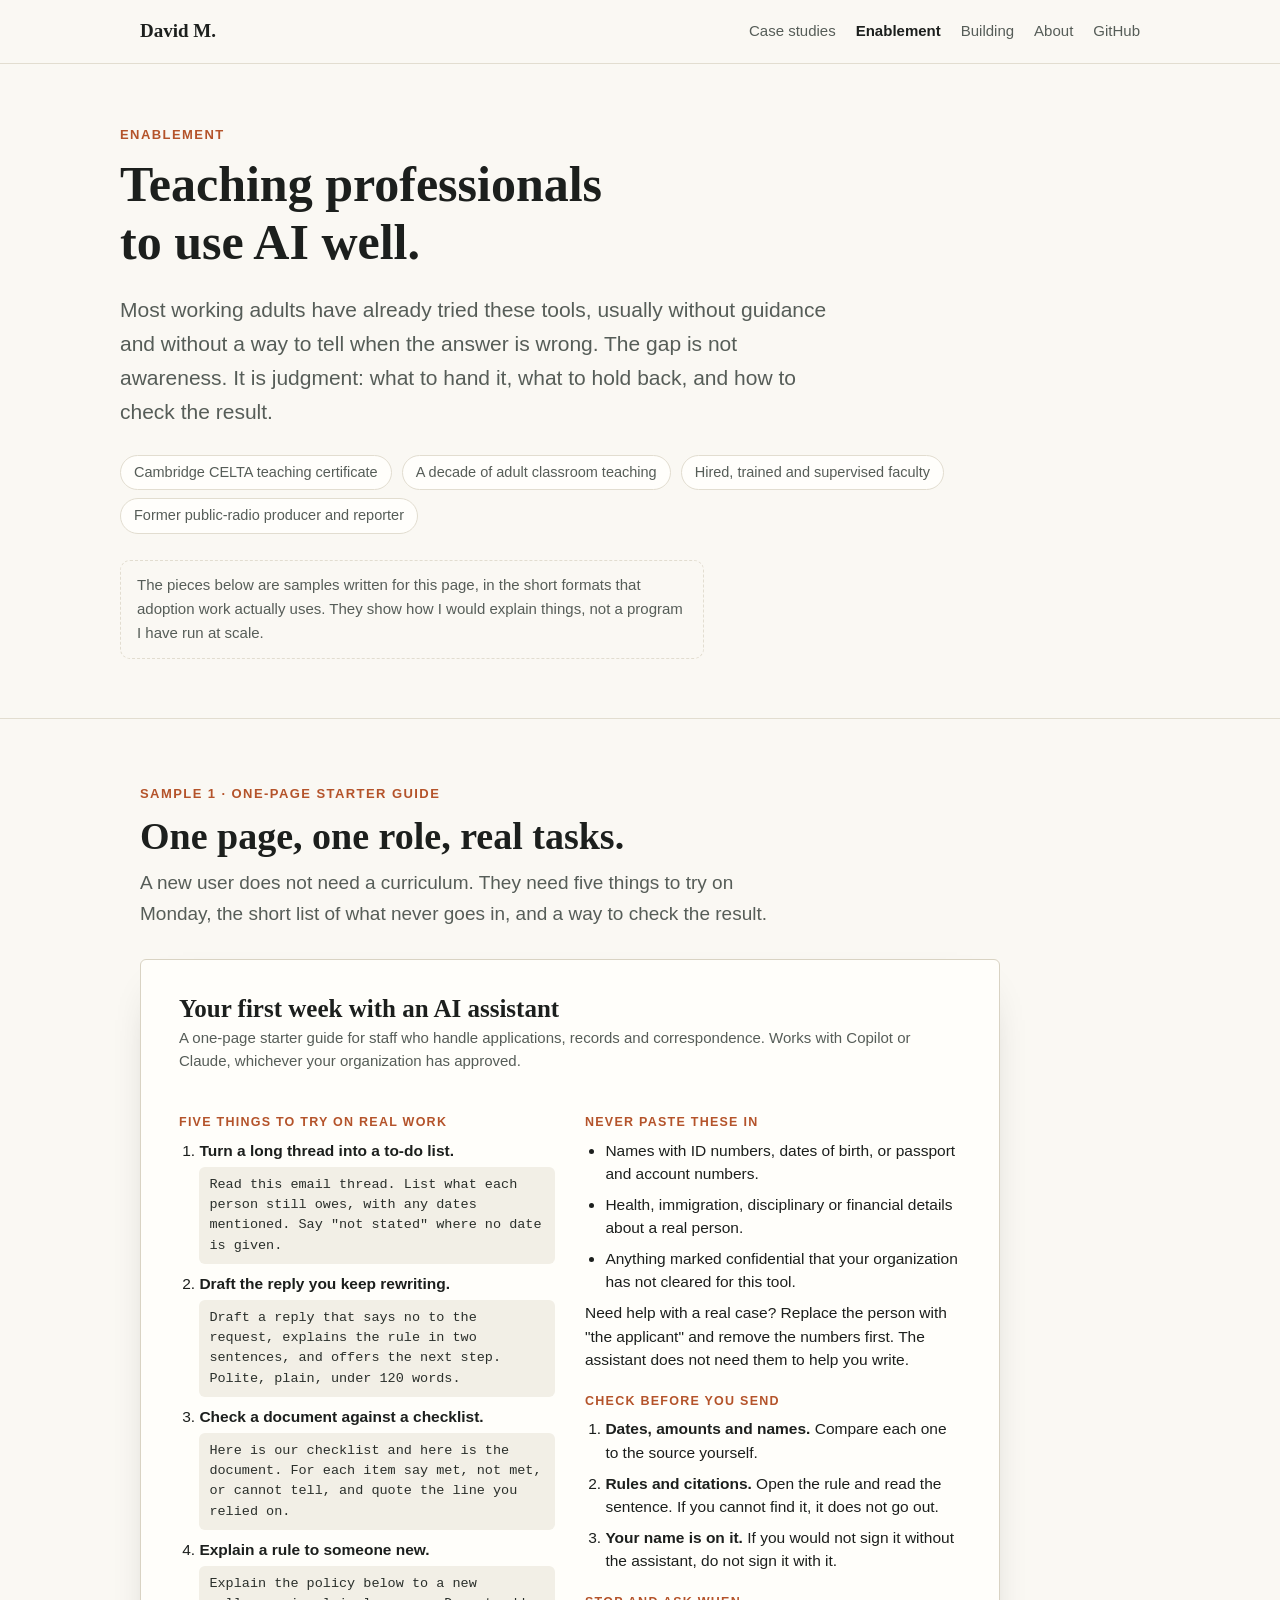
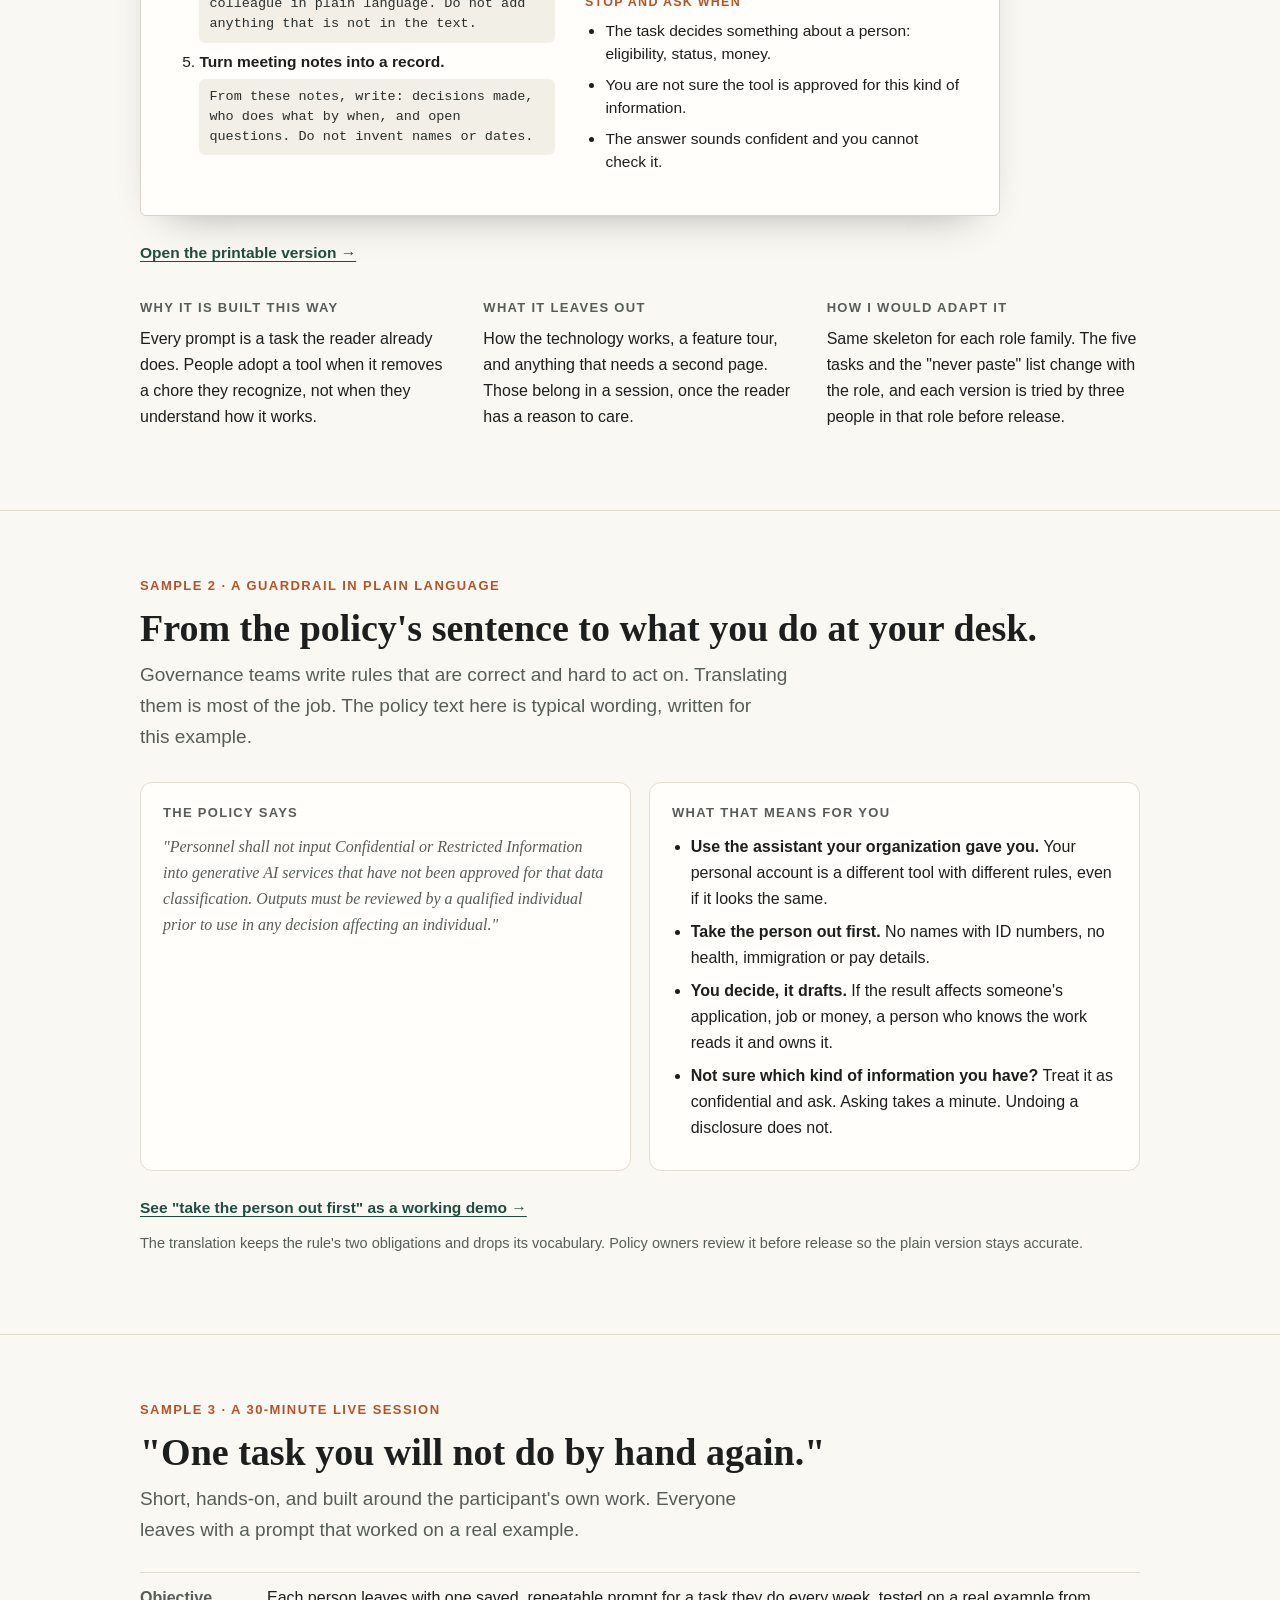
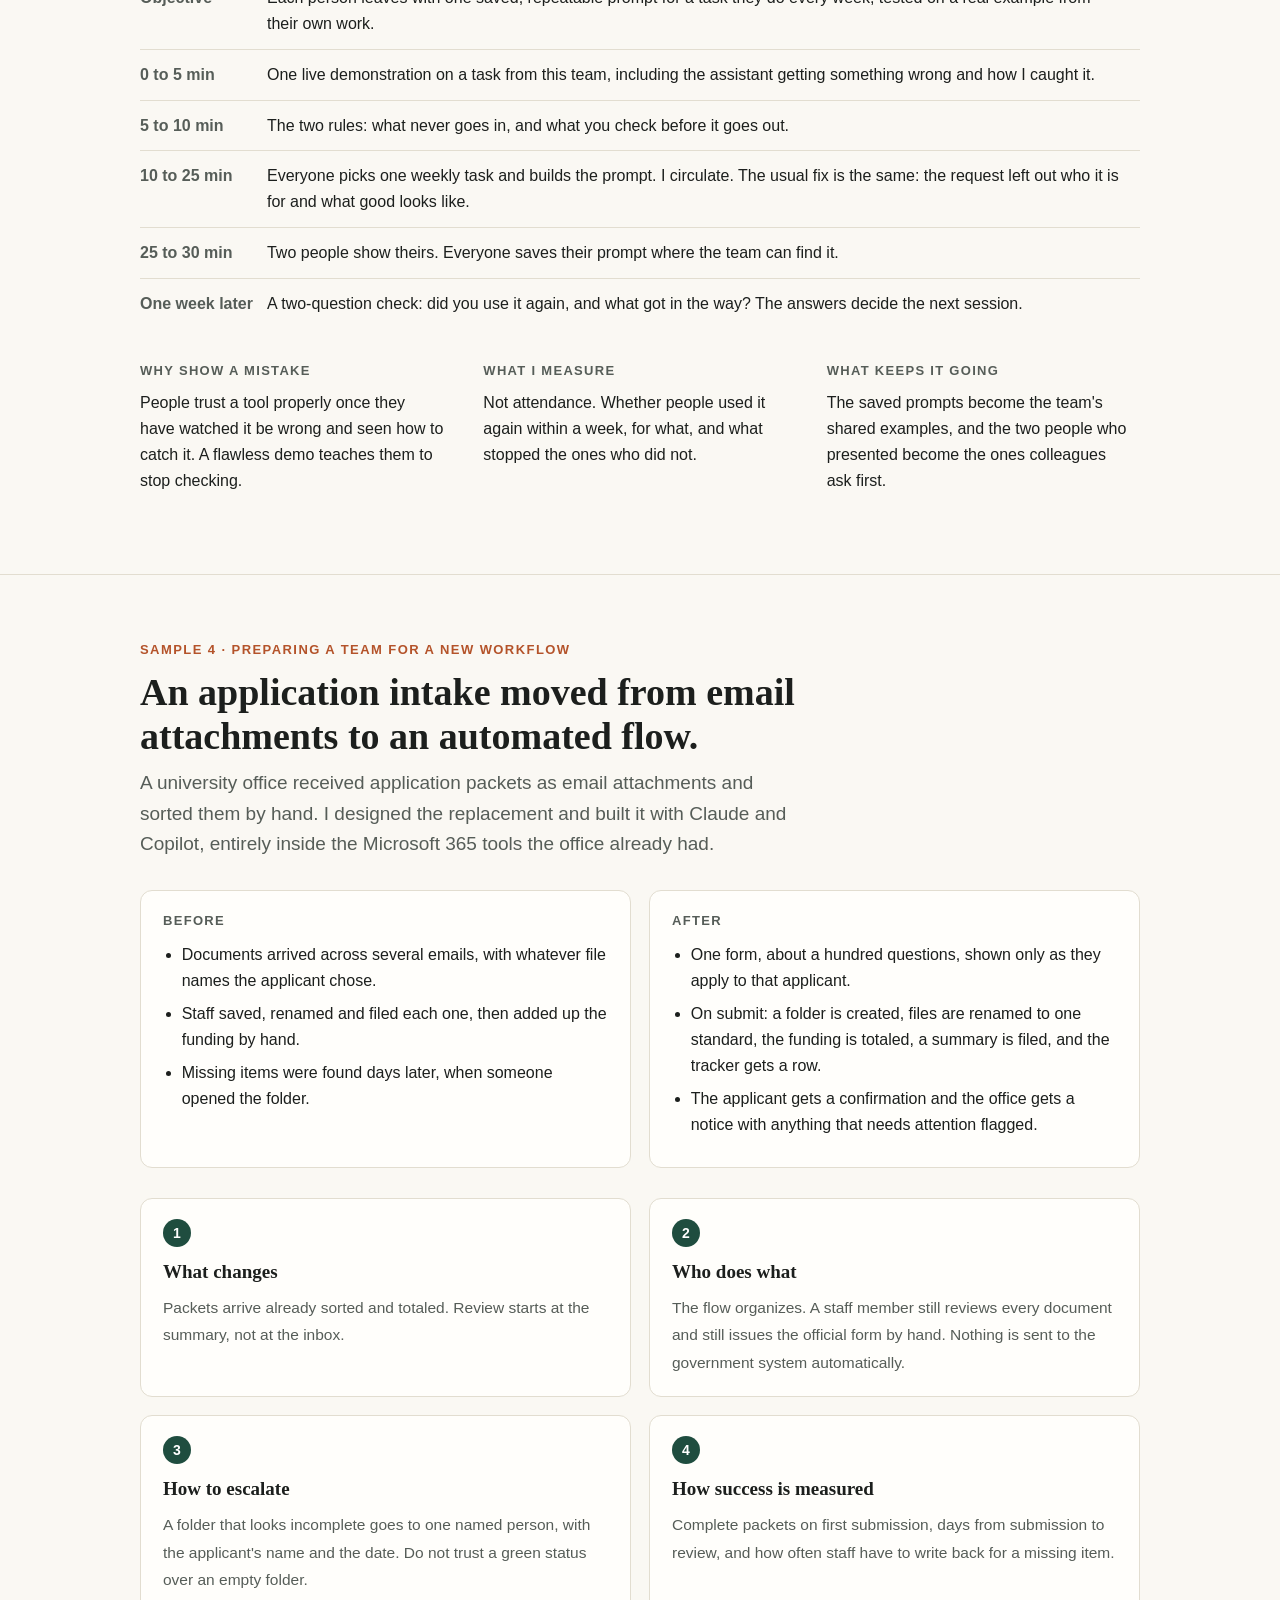
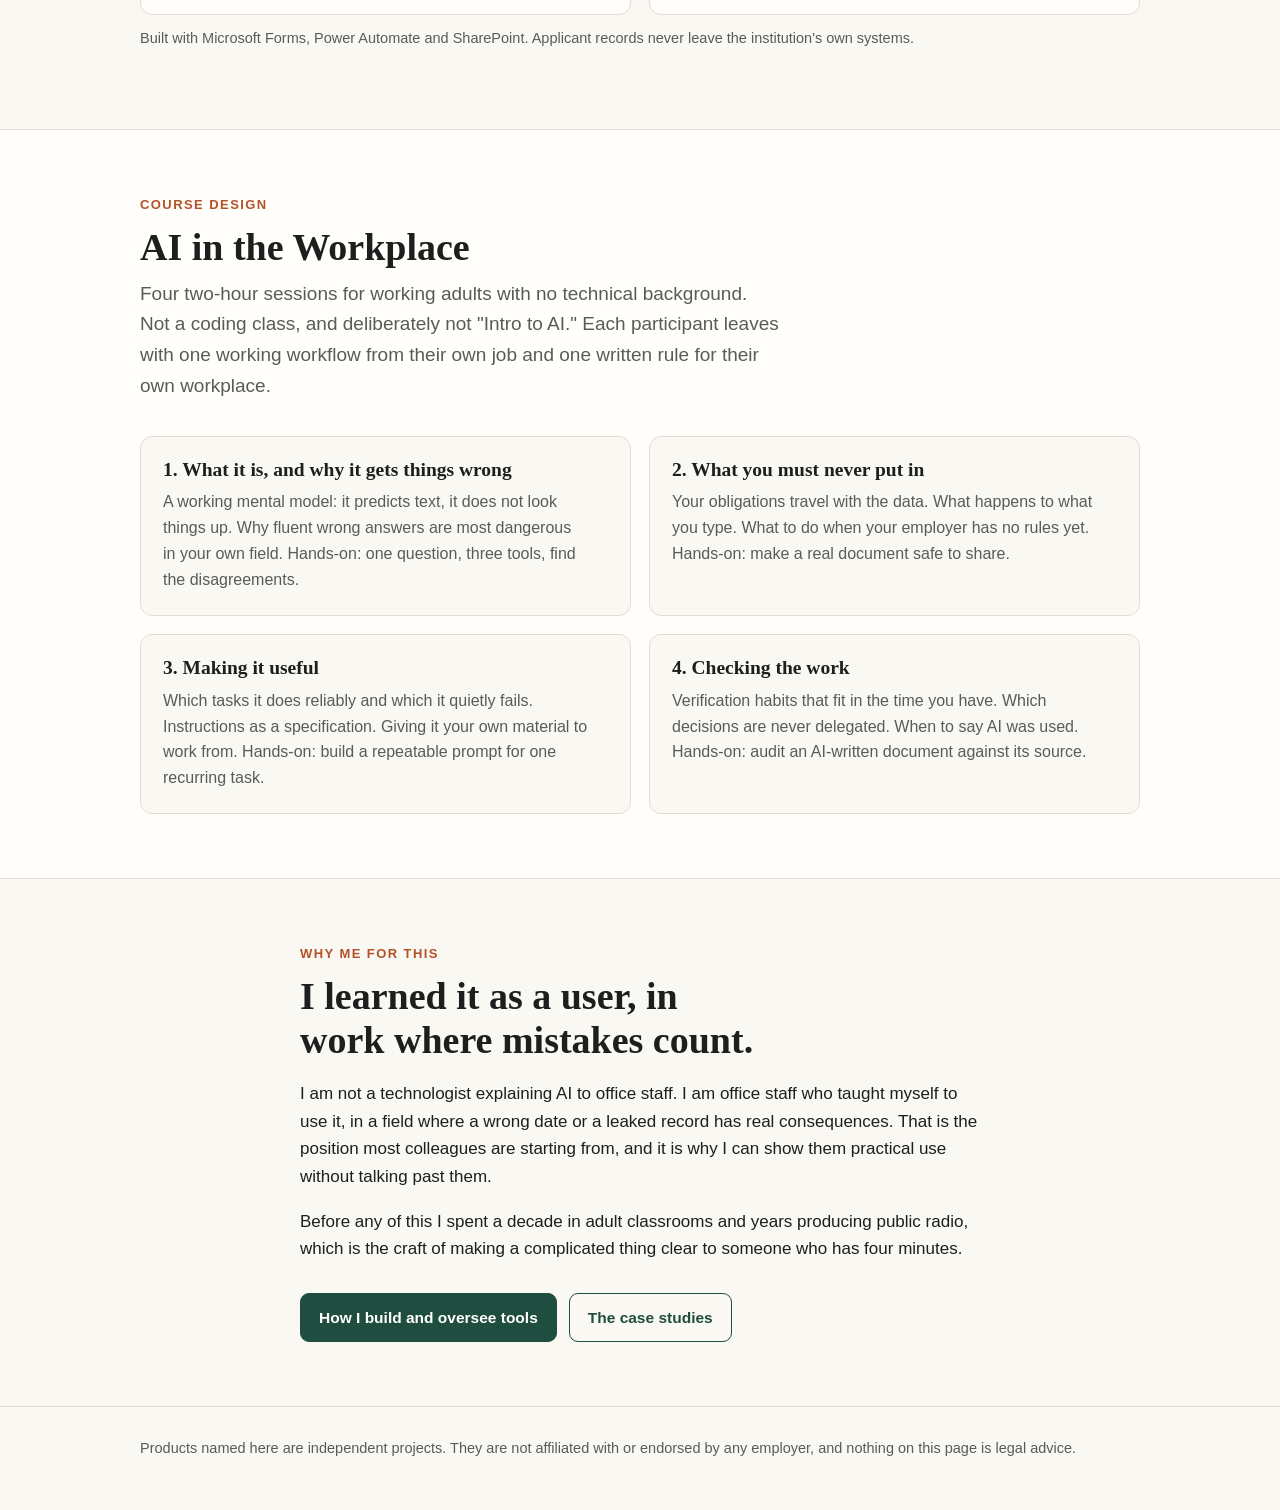
<file: enablement/index.html>
<!doctype html>
<html lang="en">
<head>
<meta charset="utf-8">
<meta name="viewport" content="width=device-width, initial-scale=1">
<title>Enablement · David M.</title>
<meta name="description" content="Samples of AI training and adoption work: a one-page starter guide, a guardrail in plain language, a session plan and a workflow handoff.">
<meta name="robots" content="noindex">
<link rel="icon" href="data:image/svg+xml,%3Csvg xmlns='http://www.w3.org/2000/svg' viewBox='0 0 32 32'%3E%3Crect width='32' height='32' rx='7' fill='%231f4d3f'/%3E%3Ctext x='16' y='22' font-family='Georgia,serif' font-size='17' fill='%23fff' text-anchor='middle'%3EDM%3C/text%3E%3C/svg%3E">
<link rel="stylesheet" href="/style.css">
</head>
<body>

<header class="top">
  <div class="wrap">
    <a class="name" href="/">David M.</a>
    <nav>
      <a href="/">Case studies</a>
      <a class="on" href="/enablement/">Enablement</a>
      <a href="/building/">Building</a>
      <a href="/#about">About</a>
      <a href="https://github.com/DTM-repo">GitHub</a>
    </nav>
  </div>
</header>

<main>

<div class="wrap page-hero">
  <div class="kicker">Enablement</div>
  <h1>Teaching professionals to use AI well.</h1>
  <p class="lede" style="font-size:clamp(18px,2.2vw,21px);color:var(--soft);max-width:62ch;margin-top:22px">Most working adults have already tried these tools, usually without guidance and without a way to tell when the answer is wrong. The gap is not awareness. It is judgment: what to hand it, what to hold back, and how to check the result.</p>
  <ul class="facts">
    <li>Cambridge CELTA teaching certificate</li>
    <li>A decade of adult classroom teaching</li>
    <li>Hired, trained and supervised faculty</li>
    <li>Former public-radio producer and reporter</li>
  </ul>
  <p class="note">The pieces below are samples written for this page, in the short formats that adoption work actually uses. They show how I would explain things, not a program I have run at scale.</p>
</div>

<section class="case" id="guide">
  <div class="wrap">
    <div class="kicker">Sample 1 · One-page starter guide</div>
    <h2>One page, one role, real tasks.</h2>
    <p class="sub">A new user does not need a curriculum. They need five things to try on Monday, the short list of what never goes in, and a way to check the result.</p>
    <div class="paper">
  <h3>Your first week with an AI assistant</h3>
  <p class="who">A one-page starter guide for staff who handle applications, records and correspondence. Works with Copilot or Claude, whichever your organization has approved.</p>
  <div class="two">
    <div>
      <h4>Five things to try on real work</h4>
      <ol>
        <li><b>Turn a long thread into a to-do list.</b><span class="prompt">Read this email thread. List what each person still owes, with any dates mentioned. Say "not stated" where no date is given.</span></li>
        <li><b>Draft the reply you keep rewriting.</b><span class="prompt">Draft a reply that says no to the request, explains the rule in two sentences, and offers the next step. Polite, plain, under 120 words.</span></li>
        <li><b>Check a document against a checklist.</b><span class="prompt">Here is our checklist and here is the document. For each item say met, not met, or cannot tell, and quote the line you relied on.</span></li>
        <li><b>Explain a rule to someone new.</b><span class="prompt">Explain the policy below to a new colleague in plain language. Do not add anything that is not in the text.</span></li>
        <li><b>Turn meeting notes into a record.</b><span class="prompt">From these notes, write: decisions made, who does what by when, and open questions. Do not invent names or dates.</span></li>
      </ol>
    </div>
    <div>
      <h4>Never paste these in</h4>
      <ul>
        <li>Names with ID numbers, dates of birth, or passport and account numbers.</li>
        <li>Health, immigration, disciplinary or financial details about a real person.</li>
        <li>Anything marked confidential that your organization has not cleared for this tool.</li>
      </ul>
      <p>Need help with a real case? Replace the person with "the applicant" and remove the numbers first. The assistant does not need them to help you write.</p>
      <h4>Check before you send</h4>
      <ol>
        <li><b>Dates, amounts and names.</b> Compare each one to the source yourself.</li>
        <li><b>Rules and citations.</b> Open the rule and read the sentence. If you cannot find it, it does not go out.</li>
        <li><b>Your name is on it.</b> If you would not sign it without the assistant, do not sign it with it.</li>
      </ol>
      <h4>Stop and ask when</h4>
      <ul>
        <li>The task decides something about a person: eligibility, status, money.</li>
        <li>You are not sure the tool is approved for this kind of information.</li>
        <li>The answer sounds confident and you cannot check it.</li>
      </ul>
    </div>
  </div>
</div>
    <div class="links noprint"><a href="/enablement/starter-guide/">Open the printable version →</a></div>
    <div class="cols">
      <div><h3>Why it is built this way</h3><p>Every prompt is a task the reader already does. People adopt a tool when it removes a chore they recognize, not when they understand how it works.</p></div>
      <div><h3>What it leaves out</h3><p>How the technology works, a feature tour, and anything that needs a second page. Those belong in a session, once the reader has a reason to care.</p></div>
      <div><h3>How I would adapt it</h3><p>Same skeleton for each role family. The five tasks and the "never paste" list change with the role, and each version is tried by three people in that role before release.</p></div>
    </div>
  </div>
</section>

<section class="case" id="guardrail">
  <div class="wrap">
    <div class="kicker">Sample 2 · A guardrail in plain language</div>
    <h2>From the policy's sentence to what you do at your desk.</h2>
    <p class="sub">Governance teams write rules that are correct and hard to act on. Translating them is most of the job. The policy text here is typical wording, written for this example.</p>
    <div class="split">
      <div>
        <h3>The policy says</h3>
        <p class="legal">"Personnel shall not input Confidential or Restricted Information into generative AI services that have not been approved for that data classification. Outputs must be reviewed by a qualified individual prior to use in any decision affecting an individual."</p>
      </div>
      <div>
        <h3>What that means for you</h3>
        <ul>
          <li><b>Use the assistant your organization gave you.</b> Your personal account is a different tool with different rules, even if it looks the same.</li>
          <li><b>Take the person out first.</b> No names with ID numbers, no health, immigration or pay details.</li>
          <li><b>You decide, it drafts.</b> If the result affects someone's application, job or money, a person who knows the work reads it and owns it.</li>
          <li><b>Not sure which kind of information you have?</b> Treat it as confidential and ask. Asking takes a minute. Undoing a disclosure does not.</li>
        </ul>
      </div>
    </div>
    <div class="links"><a href="/demos/redaction/">See "take the person out first" as a working demo →</a></div>
    <p class="meta">The translation keeps the rule's two obligations and drops its vocabulary. Policy owners review it before release so the plain version stays accurate.</p>
  </div>
</section>

<section class="case" id="session">
  <div class="wrap">
    <div class="kicker">Sample 3 · A 30-minute live session</div>
    <h2>"One task you will not do by hand again."</h2>
    <p class="sub">Short, hands-on, and built around the participant's own work. Everyone leaves with a prompt that worked on a real example.</p>
    <table class="run">
      <tr><th>Objective</th><td>Each person leaves with one saved, repeatable prompt for a task they do every week, tested on a real example from their own work.</td></tr>
      <tr><th>0 to 5 min</th><td>One live demonstration on a task from this team, including the assistant getting something wrong and how I caught it.</td></tr>
      <tr><th>5 to 10 min</th><td>The two rules: what never goes in, and what you check before it goes out.</td></tr>
      <tr><th>10 to 25 min</th><td>Everyone picks one weekly task and builds the prompt. I circulate. The usual fix is the same: the request left out who it is for and what good looks like.</td></tr>
      <tr><th>25 to 30 min</th><td>Two people show theirs. Everyone saves their prompt where the team can find it.</td></tr>
      <tr><th>One week later</th><td>A two-question check: did you use it again, and what got in the way? The answers decide the next session.</td></tr>
    </table>
    <div class="cols">
      <div><h3>Why show a mistake</h3><p>People trust a tool properly once they have watched it be wrong and seen how to catch it. A flawless demo teaches them to stop checking.</p></div>
      <div><h3>What I measure</h3><p>Not attendance. Whether people used it again within a week, for what, and what stopped the ones who did not.</p></div>
      <div><h3>What keeps it going</h3><p>The saved prompts become the team's shared examples, and the two people who presented become the ones colleagues ask first.</p></div>
    </div>
  </div>
</section>

<section class="case" id="handoff">
  <div class="wrap">
    <div class="kicker">Sample 4 · Preparing a team for a new workflow</div>
    <h2>An application intake moved from email attachments to an automated flow.</h2>
    <p class="sub">A university office received application packets as email attachments and sorted them by hand. I designed the replacement and built it with Claude and Copilot, entirely inside the Microsoft 365 tools the office already had.</p>
    <div class="split">
      <div>
        <h3>Before</h3>
        <ul>
          <li>Documents arrived across several emails, with whatever file names the applicant chose.</li>
          <li>Staff saved, renamed and filed each one, then added up the funding by hand.</li>
          <li>Missing items were found days later, when someone opened the folder.</li>
        </ul>
      </div>
      <div>
        <h3>After</h3>
        <ul>
          <li>One form, about a hundred questions, shown only as they apply to that applicant.</li>
          <li>On submit: a folder is created, files are renamed to one standard, the funding is totaled, a summary is filed, and the tracker gets a row.</li>
          <li>The applicant gets a confirmation and the office gets a notice with anything that needs attention flagged.</li>
        </ul>
      </div>
    </div>
    <ol class="steps g2">
      <li><b>What changes</b><span>Packets arrive already sorted and totaled. Review starts at the summary, not at the inbox.</span></li>
      <li><b>Who does what</b><span>The flow organizes. A staff member still reviews every document and still issues the official form by hand. Nothing is sent to the government system automatically.</span></li>
      <li><b>How to escalate</b><span>A folder that looks incomplete goes to one named person, with the applicant's name and the date. Do not trust a green status over an empty folder.</span></li>
      <li><b>How success is measured</b><span>Complete packets on first submission, days from submission to review, and how often staff have to write back for a missing item.</span></li>
    </ol>
    <p class="meta">Built with Microsoft Forms, Power Automate and SharePoint. Applicant records never leave the institution's own systems.</p>
  </div>
</section>

<section class="how" id="course">
  <div class="wrap">
    <div class="kicker">Course design</div>
    <h2>AI in the Workplace</h2>
    <p class="sub">Four two-hour sessions for working adults with no technical background. Not a coding class, and deliberately not "Intro to AI." Each participant leaves with one working workflow from their own job and one written rule for their own workplace.</p>
    <div class="grid g2">
      <div class="card"><h3>1. What it is, and why it gets things wrong</h3><p>A working mental model: it predicts text, it does not look things up. Why fluent wrong answers are most dangerous in your own field. Hands-on: one question, three tools, find the disagreements.</p></div>
      <div class="card"><h3>2. What you must never put in</h3><p>Your obligations travel with the data. What happens to what you type. What to do when your employer has no rules yet. Hands-on: make a real document safe to share.</p></div>
      <div class="card"><h3>3. Making it useful</h3><p>Which tasks it does reliably and which it quietly fails. Instructions as a specification. Giving it your own material to work from. Hands-on: build a repeatable prompt for one recurring task.</p></div>
      <div class="card"><h3>4. Checking the work</h3><p>Verification habits that fit in the time you have. Which decisions are never delegated. When to say AI was used. Hands-on: audit an AI-written document against its source.</p></div>
    </div>
  </div>
</section>

<section>
  <div class="wrap narrow">
    <div class="kicker">Why me for this</div>
    <h2>I learned it as a user, in work where mistakes count.</h2>
    <p style="margin-top:18px">I am not a technologist explaining AI to office staff. I am office staff who taught myself to use it, in a field where a wrong date or a leaked record has real consequences. That is the position most colleagues are starting from, and it is why I can show them practical use without talking past them.</p>
    <p>Before any of this I spent a decade in adult classrooms and years producing public radio, which is the craft of making a complicated thing clear to someone who has four minutes.</p>
    <div class="cta">
      <a class="btn solid" href="/building/">How I build and oversee tools</a>
      <a class="btn ghost" href="/#work">The case studies</a>
    </div>
  </div>
</section>
</main>

<footer>
  <div class="wrap">Products named here are independent projects. They are not affiliated with or endorsed by any employer, and nothing on this page is legal advice.</div>
</footer>

</body>
</html>
</file>
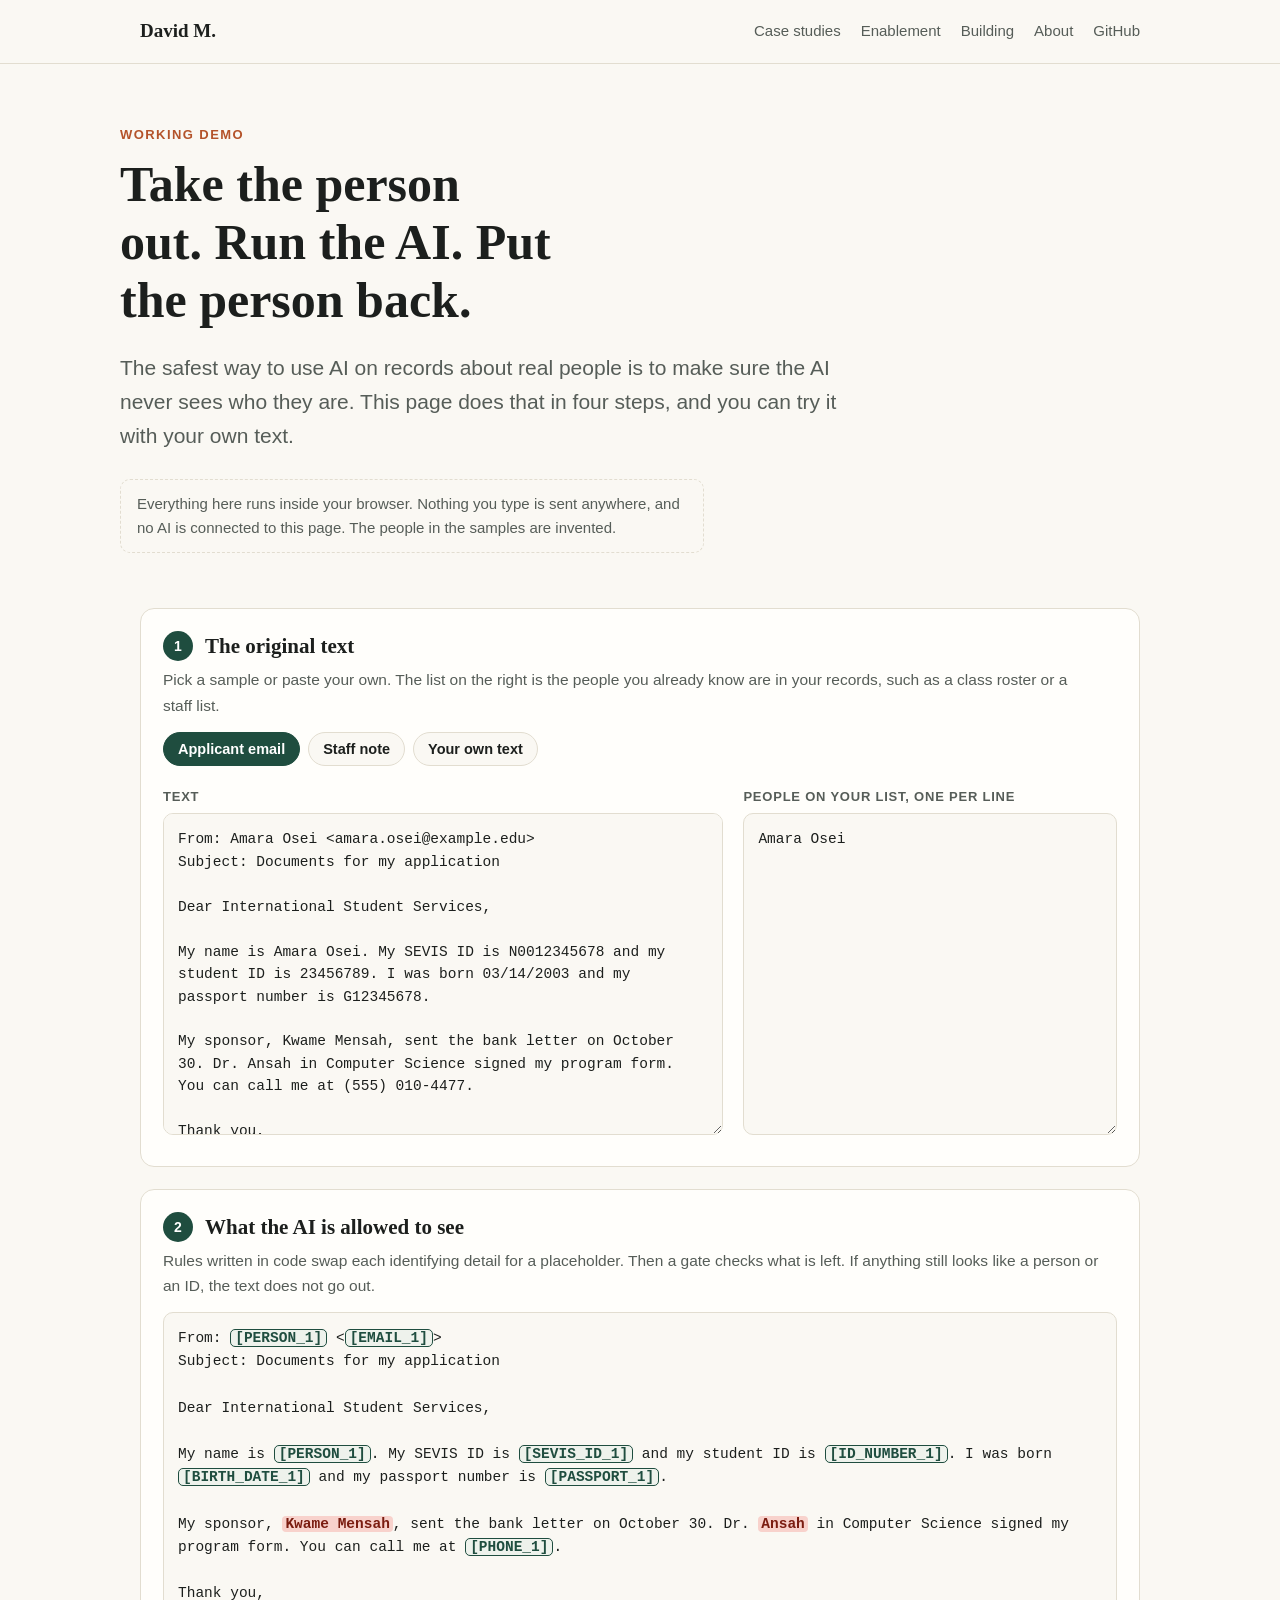
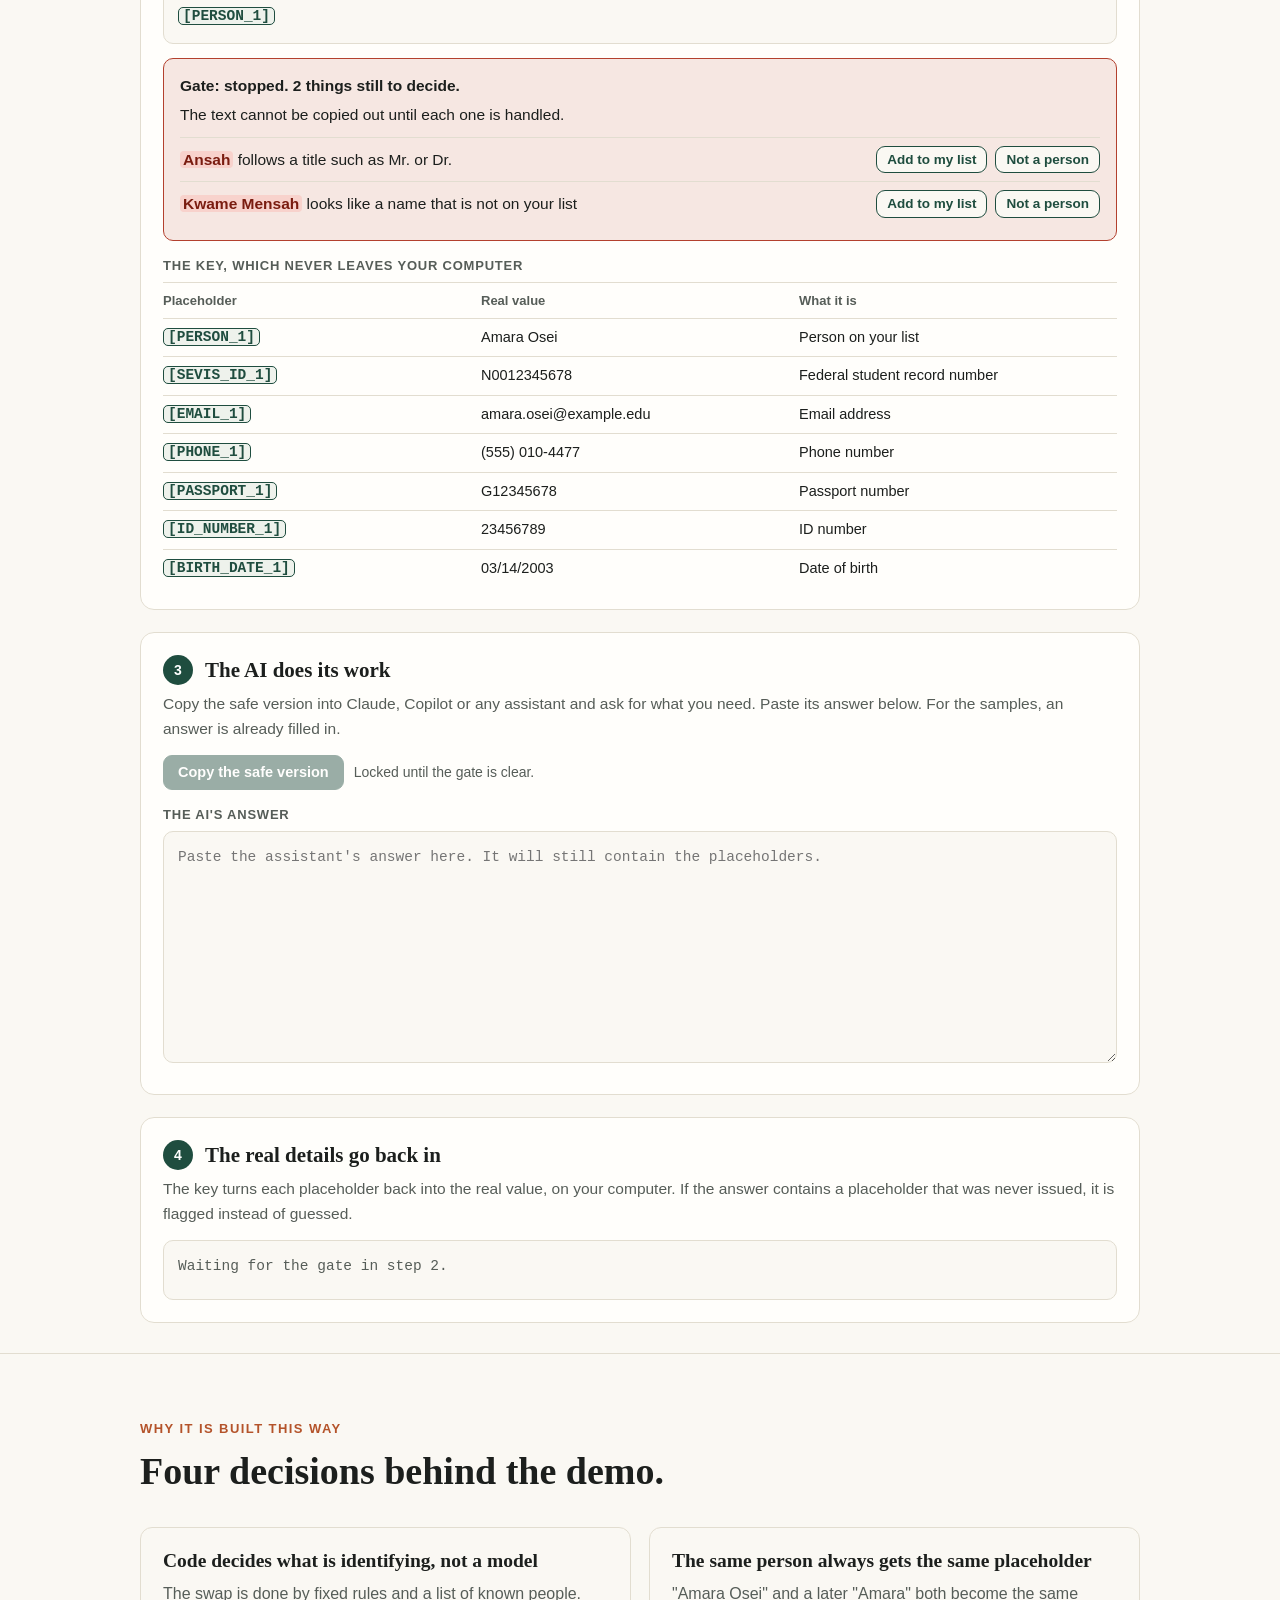
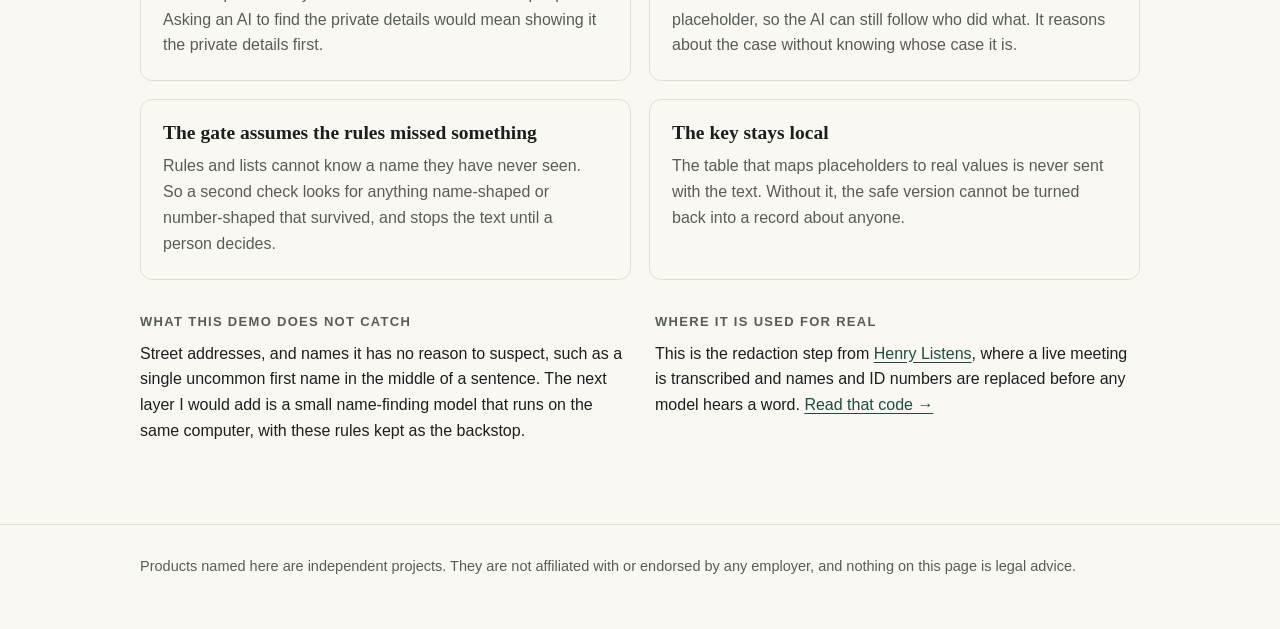
<file: demos/redaction/index.html>
<!doctype html>
<html lang="en">
<head>
<meta charset="utf-8">
<meta name="viewport" content="width=device-width, initial-scale=1">
<title>Redaction demo · David M.</title>
<meta name="description" content="A working demo: remove personal details before an AI sees the text, block anything that slips through, and put the real values back afterward.">
<meta name="robots" content="noindex">
<link rel="icon" href="data:image/svg+xml,%3Csvg xmlns='http://www.w3.org/2000/svg' viewBox='0 0 32 32'%3E%3Crect width='32' height='32' rx='7' fill='%231f4d3f'/%3E%3Ctext x='16' y='22' font-family='Georgia,serif' font-size='17' fill='%23fff' text-anchor='middle'%3EDM%3C/text%3E%3C/svg%3E">
<link rel="stylesheet" href="/style.css">
</head>
<body>

<header class="top">
  <div class="wrap">
    <a class="name" href="/">David M.</a>
    <nav>
      <a href="/">Case studies</a>
      <a href="/enablement/">Enablement</a>
      <a href="/building/">Building</a>
      <a href="/#about">About</a>
      <a href="https://github.com/DTM-repo">GitHub</a>
    </nav>
  </div>
</header>

<main>

<style>
.demo{display:grid;gap:22px;margin-top:30px}
.stepbox{border:1px solid var(--line);border-radius:14px;background:var(--panel);padding:22px}
.stepbox>h3{font-size:21px;display:flex;align-items:center;gap:12px;margin-bottom:6px}
.stepbox>h3 i{font-style:normal;flex:none;width:30px;height:30px;line-height:30px;text-align:center;border-radius:50%;background:var(--accent);color:var(--accent-ink);font:700 14px/30px -apple-system,sans-serif}
.stepbox>p.h{color:var(--soft);font-size:15.5px;margin:0 0 14px}
.demo textarea{width:100%;font:14.5px/1.55 ui-monospace,SFMono-Regular,Menlo,monospace;background:var(--bg);color:var(--ink);border:1px solid var(--line);border-radius:10px;padding:14px;resize:vertical}
.demo label{display:block;font-size:13px;font-weight:700;letter-spacing:.06em;text-transform:uppercase;color:var(--soft);margin:14px 0 6px}
.pick{display:flex;flex-wrap:wrap;gap:8px;margin-bottom:6px}
.pick button,.act{font:600 14.5px/1 -apple-system,BlinkMacSystemFont,"Segoe UI",sans-serif;padding:9px 14px;border-radius:999px;border:1px solid var(--line);background:var(--bg);color:var(--ink);cursor:pointer}
.pick button[aria-pressed=true]{background:var(--accent);color:var(--accent-ink);border-color:var(--accent)}
.act{border-radius:9px;border-color:var(--accent);color:var(--accent)}
.act.solid{background:var(--accent);color:var(--accent-ink)}
.act[disabled]{opacity:.45;cursor:not-allowed}
.act.small{padding:6px 10px;font-size:13.5px}
.view{white-space:pre-wrap;word-wrap:break-word;font:14.5px/1.6 ui-monospace,SFMono-Regular,Menlo,monospace;background:var(--bg);border:1px solid var(--line);border-radius:10px;padding:14px;min-height:60px}
.tok{background:var(--tint);color:var(--accent);border:1px solid var(--accent);border-radius:5px;padding:0 4px;font-weight:600;white-space:nowrap}
.back{background:#fde9c8;color:#5b3a00;border-radius:4px;padding:0 3px}
.leak{background:#f8d2cc;color:#7a1c10;border-radius:4px;padding:0 3px;font-weight:700}
@media (prefers-color-scheme: dark){.back{background:#4a3a14;color:#f6dfa9}.leak{background:#5a221b;color:#ffcfc7}}
.gate{border-radius:10px;padding:14px 16px;margin-top:14px;font-size:15.5px;border:1px solid}
.gate.pass{border-color:#2e7d5b;background:rgba(46,125,91,.12)}
.gate.block{border-color:#b3402e;background:rgba(179,64,46,.12)}
.gate b{display:block;margin-bottom:4px}
.gate ul{list-style:none;margin:10px 0 0;padding:0}
.gate li{display:flex;flex-wrap:wrap;align-items:center;gap:8px;padding:8px 0;border-top:1px solid var(--line)}
.gate li span{flex:1;min-width:200px}
table.ledger{width:100%;border-collapse:collapse;font-size:14.5px;margin-top:6px}
table.ledger th,table.ledger td{text-align:left;padding:7px 10px 7px 0;border-top:1px solid var(--line);vertical-align:top}
table.ledger th{color:var(--soft);font-weight:600;font-size:13px}
table.ledger td:first-child{font-family:ui-monospace,Menlo,monospace;white-space:nowrap}
.row{display:flex;flex-wrap:wrap;gap:10px;align-items:center;margin-top:12px}
.row small{color:var(--soft);font-size:14px}
.cols2{display:grid;grid-template-columns:1.5fr 1fr;gap:20px}
.stepbox,.cols2>div{min-width:0}
.demo{grid-template-columns:minmax(0,1fr)}
table.ledger{table-layout:fixed}
table.ledger td{word-break:break-word}
table.ledger td:first-child{white-space:normal}
.tok{white-space:normal}
@media (max-width:820px){.cols2{grid-template-columns:1fr}}
</style>

<div class="wrap page-hero" style="padding-bottom:10px">
  <div class="kicker">Working demo</div>
  <h1>Take the person out. Run the AI. Put the person back.</h1>
  <p class="lede" style="font-size:clamp(18px,2.2vw,21px);color:var(--soft);max-width:64ch;margin-top:22px">The safest way to use AI on records about real people is to make sure the AI never sees who they are. This page does that in four steps, and you can try it with your own text.</p>
  <p class="note">Everything here runs inside your browser. Nothing you type is sent anywhere, and no AI is connected to this page. The people in the samples are invented.</p>
</div>

<div class="wrap" style="padding-bottom:30px">
<div class="demo">

  <div class="stepbox">
    <h3><i>1</i>The original text</h3>
    <p class="h">Pick a sample or paste your own. The list on the right is the people you already know are in your records, such as a class roster or a staff list.</p>
    <div class="pick" id="pick">
      <button data-s="email" aria-pressed="true">Applicant email</button>
      <button data-s="hr" aria-pressed="false">Staff note</button>
      <button data-s="own" aria-pressed="false">Your own text</button>
    </div>
    <div class="cols2">
      <div><label for="orig">Text</label><textarea id="orig" rows="13" spellcheck="false"></textarea></div>
      <div><label for="roster">People on your list, one per line</label><textarea id="roster" rows="13" spellcheck="false"></textarea></div>
    </div>
  </div>

  <div class="stepbox">
    <h3><i>2</i>What the AI is allowed to see</h3>
    <p class="h">Rules written in code swap each identifying detail for a placeholder. Then a gate checks what is left. If anything still looks like a person or an ID, the text does not go out.</p>
    <div class="view" id="red"></div>
    <div id="gate"></div>
    <label>The key, which never leaves your computer</label>
    <table class="ledger"><thead><tr><th>Placeholder</th><th>Real value</th><th>What it is</th></tr></thead><tbody id="ledger"></tbody></table>
  </div>

  <div class="stepbox">
    <h3><i>3</i>The AI does its work</h3>
    <p class="h">Copy the safe version into Claude, Copilot or any assistant and ask for what you need. Paste its answer below. For the samples, an answer is already filled in.</p>
    <div class="row">
      <button class="act solid" id="copy">Copy the safe version</button>
      <small id="copynote"></small>
    </div>
    <label for="ans">The AI's answer</label>
    <textarea id="ans" rows="9" spellcheck="false" placeholder="Paste the assistant's answer here. It will still contain the placeholders."></textarea>
  </div>

  <div class="stepbox">
    <h3><i>4</i>The real details go back in</h3>
    <p class="h">The key turns each placeholder back into the real value, on your computer. If the answer contains a placeholder that was never issued, it is flagged instead of guessed.</p>
    <div class="view" id="out"></div>
    <div id="outnote"></div>
  </div>

</div>
</div>

<section class="case">
  <div class="wrap">
    <div class="kicker">Why it is built this way</div>
    <h2>Four decisions behind the demo.</h2>
    <div class="grid g2">
      <div class="card"><h3>Code decides what is identifying, not a model</h3><p>The swap is done by fixed rules and a list of known people. Asking an AI to find the private details would mean showing it the private details first.</p></div>
      <div class="card"><h3>The same person always gets the same placeholder</h3><p>"Amara Osei" and a later "Amara" both become the same placeholder, so the AI can still follow who did what. It reasons about the case without knowing whose case it is.</p></div>
      <div class="card"><h3>The gate assumes the rules missed something</h3><p>Rules and lists cannot know a name they have never seen. So a second check looks for anything name-shaped or number-shaped that survived, and stops the text until a person decides.</p></div>
      <div class="card"><h3>The key stays local</h3><p>The table that maps placeholders to real values is never sent with the text. Without it, the safe version cannot be turned back into a record about anyone.</p></div>
    </div>
    <div class="cols" style="grid-template-columns:1fr 1fr">
      <div><h3>What this demo does not catch</h3><p>Street addresses, and names it has no reason to suspect, such as a single uncommon first name in the middle of a sentence. The next layer I would add is a small name-finding model that runs on the same computer, with these rules kept as the backstop.</p></div>
      <div><h3>Where it is used for real</h3><p>This is the redaction step from <a href="/#listens">Henry Listens</a>, where a live meeting is transcribed and names and ID numbers are replaced before any model hears a word. <a href="https://github.com/DTM-repo/henry-listens/blob/main/relay/redact.mjs">Read that code →</a></p></div>
    </div>
  </div>
</section>

<script src="redact.js"></script>
<script>
(function(){
  const {Redactor,gate,restore}=window.Redaction;
  const $=id=>document.getElementById(id);
  const SAMPLES={
    email:{text:`From: Amara Osei <amara.osei@example.edu>
Subject: Documents for my application

Dear International Student Services,

My name is Amara Osei. My SEVIS ID is N0012345678 and my student ID is 23456789. I was born 03/14/2003 and my passport number is G12345678.

My sponsor, Kwame Mensah, sent the bank letter on October 30. Dr. Ansah in Computer Science signed my program form. You can call me at (555) 010-4477.

Thank you,
Amara`,
      roster:'Amara Osei',
      answer:[
        ['Dear {Amara Osei},',[]],
        ['',[]],
        ['Thank you for your message. We have matched your documents to your record ({N0012345678}).',[]],
        ['We received the bank letter from your sponsor, {Kwame Mensah}, dated October 30.',[]],
        ['The program form signed by Dr. {Ansah} is also on file.',[]],
        ['',[]],
        ['One item is still missing: a copy of the passport photo page for passport {G12345678}. Please reply to this email with it attached. If we have questions we will call you at {(555) 010-4477}.',[]],
        ['',[]],
        ['International Student Services',[]]]},
    hr:{text:`Staff note, November 12

Spoke with Daniel Reyes (employee ID 4471902) about his leave paperwork. His manager, Priya Raman, approved the dates by email. Daniel asked that HR use his personal address, d.reyes@example.com, and his cell, 555-010-2231, while he is out.

Payroll flagged a mismatch on the Social Security number ending the file: 000-12-3456. Need to confirm with Daniel before the 20th.`,
      roster:'Daniel Reyes',
      answer:[
        ['Summary',[]],
        ['- {Daniel Reyes} (employee ID {4471902}) has leave approved by his manager, {Priya Raman}.',[]],
        ['- While he is out, contact him at {d.reyes@example.com} or {555-010-2231}.',[]],
        ['',[]],
        ['Open item',[]],
        ['- Payroll found a mismatch on the Social Security number on file ({000-12-3456}). Confirm the correct number with {Daniel Reyes} before November 20.',[]]]},
    own:{text:'',roster:'',answer:null}
  };
  let current='email', dismissed=new Set(), R=null, redacted='', answerTouched=false;

  function esc(s){return s.replace(/[&<>]/g,c=>({'&':'&amp;','<':'&lt;','>':'&gt;'}[c]));}
  function sampleAnswer(){
    const a=SAMPLES[current].answer; if(!a) return '';
    const lines=[];
    for(const [tpl] of a){
      let ok=true;
      const line=tpl.replace(/\{([^}]+)\}/g,(m,v)=>{const t=R.byValue.get(v.toLowerCase()); if(!t){ok=false;return m;} return t;});
      if(ok) lines.push(line);
    }
    return lines.join('\n').replace(/\n{3,}/g,'\n\n');
  }
  function render(){
    const names=$('roster').value.split('\n').map(s=>s.trim()).filter(Boolean);
    R=new Redactor(names);
    redacted=R.redact($('orig').value);
    const flags=gate(redacted,dismissed);
    let html=esc(redacted).replace(/\[[A-Z_]+_\d+\]/g,t=>'<span class="tok">'+t+'</span>');
    for(const f of flags){ html=html.split(esc(f.text)).join('<span class="leak">'+esc(f.text)+'</span>'); }
    $('red').innerHTML=html||'<span style="color:var(--soft)">Paste some text in step 1.</span>';
    const g=$('gate');
    if(!$('orig').value.trim()){ g.innerHTML=''; }
    else if(flags.length){
      g.innerHTML='<div class="gate block"><b>Gate: stopped. '+flags.length+' thing'+(flags.length>1?'s':'')+' still to decide.</b>The text cannot be copied out until each one is handled.<ul>'+flags.map((f,i)=>'<li><span><span class="leak">'+esc(f.text)+'</span> '+f.why+'</span>'+(f.type==='name'?'<button class="act small" data-add="'+i+'">Add to my list</button>':'')+'<button class="act small" data-skip="'+i+'">'+(f.type==='name'?'Not a person':'Not an ID')+'</button></li>').join('')+'</ul></div>';
      g.querySelectorAll('[data-add]').forEach(b=>b.onclick=()=>{const f=flags[+b.dataset.add]; $('roster').value=($('roster').value.trim()+'\n'+f.text).trim(); render();});
      g.querySelectorAll('[data-skip]').forEach(b=>b.onclick=()=>{dismissed.add(flags[+b.dataset.skip].text.toLowerCase()); render();});
    } else {
      g.innerHTML='<div class="gate pass"><b>Gate: clear.</b>'+R.ledger.size+' detail'+(R.ledger.size===1?'':'s')+' replaced. Nothing left that looks like a person or an ID.</div>';
    }
    $('copy').disabled=flags.length>0||!redacted.trim();
    $('copynote').textContent=flags.length?'Locked until the gate is clear.':'';
    $('ledger').innerHTML=[...R.ledger].map(([t,v])=>'<tr><td><span class="tok">'+t+'</span></td><td>'+esc(v.value)+'</td><td>'+v.label+'</td></tr>').join('')||'<tr><td colspan="3" style="color:var(--soft)">Nothing replaced yet.</td></tr>';
    if(!answerTouched) $('ans').value=flags.length?'':sampleAnswer();
    renderOut(flags.length>0);
  }
  function renderOut(blocked){
    const a=$('ans').value;
    if(!a.trim()){ $('out').innerHTML='<span style="color:var(--soft)">'+(blocked?'Waiting for the gate in step 2.':'Waiting for an answer in step 3.')+'</span>'; $('outnote').innerHTML=''; return; }
    const res=restore(a,R.ledger);
    let html=esc(a).replace(/\[[A-Z_]+_\d+\]/g,t=>R.ledger.has(t)?'<span class="back">'+esc(R.ledger.get(t).value)+'</span>':'<span class="leak">'+t+'</span>');
    $('out').innerHTML=html;
    $('outnote').innerHTML=res.unknown.length?'<div class="gate block"><b>Check this before using it.</b>The answer used '+res.unknown.length+' placeholder'+(res.unknown.length>1?'s':'')+' that the key never issued ('+res.unknown.join(', ')+'). The AI made '+(res.unknown.length>1?'them':'it')+' up.</div>':'<div class="gate pass"><b>'+res.used.length+' placeholder'+(res.used.length===1?'':'s')+' restored.</b>The AI wrote this without ever seeing the highlighted details.</div>';
  }
  function load(k){
    current=k; dismissed=new Set(); answerTouched=false;
    $('orig').value=SAMPLES[k].text; $('roster').value=SAMPLES[k].roster; $('ans').value='';
    document.querySelectorAll('#pick button').forEach(b=>b.setAttribute('aria-pressed',b.dataset.s===k));
    render(); if(k==='own') $('orig').focus();
  }
  document.querySelectorAll('#pick button').forEach(b=>b.onclick=()=>load(b.dataset.s));
  $('orig').oninput=()=>{ if(current!=='own'){ current='own'; document.querySelectorAll('#pick button').forEach(b=>b.setAttribute('aria-pressed',b.dataset.s==='own')); answerTouched=true; $('ans').value=''; } render(); };
  $('roster').oninput=render;
  $('ans').oninput=()=>{answerTouched=true; renderOut(false);};
  $('copy').onclick=async()=>{ try{ await navigator.clipboard.writeText(redacted); $('copynote').textContent='Copied. The key stayed here.'; }catch(e){ $('copynote').textContent='Select the text in step 2 and copy it.'; } };
  load('email');
})();
</script>
</main>

<footer>
  <div class="wrap">Products named here are independent projects. They are not affiliated with or endorsed by any employer, and nothing on this page is legal advice.</div>
</footer>

</body>
</html>
</file>
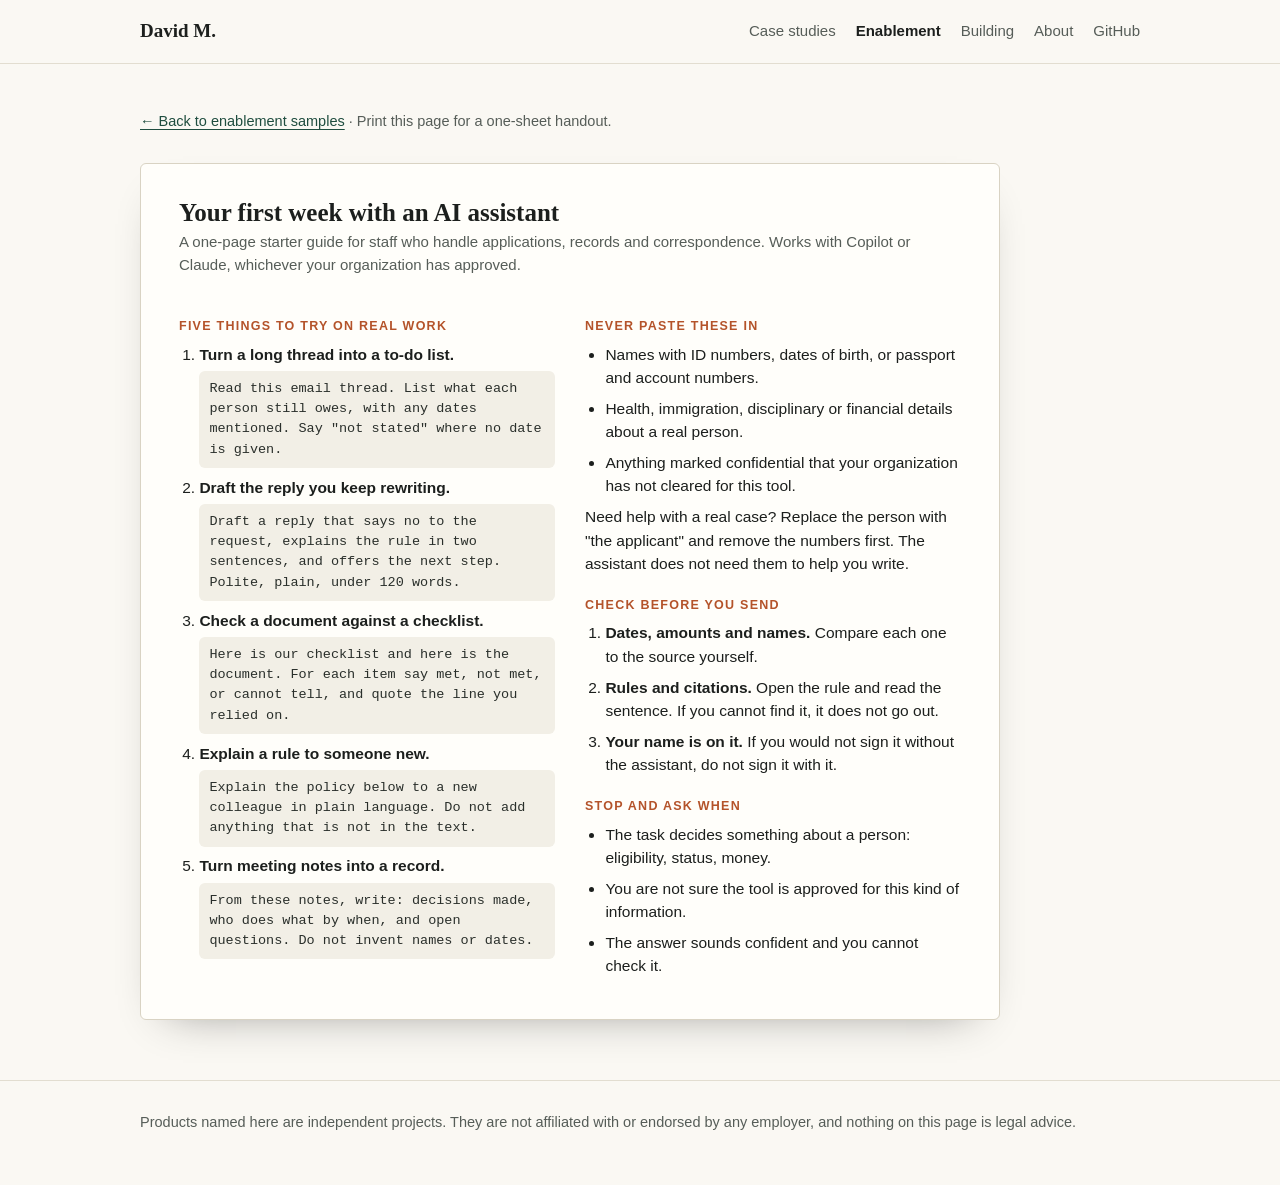
<file: enablement/starter-guide/index.html>
<!doctype html>
<html lang="en">
<head>
<meta charset="utf-8">
<meta name="viewport" content="width=device-width, initial-scale=1">
<title>Starter guide · David M.</title>
<meta name="description" content="A one-page AI starter guide for staff who handle applications, records and correspondence.">
<meta name="robots" content="noindex">
<link rel="icon" href="data:image/svg+xml,%3Csvg xmlns='http://www.w3.org/2000/svg' viewBox='0 0 32 32'%3E%3Crect width='32' height='32' rx='7' fill='%231f4d3f'/%3E%3Ctext x='16' y='22' font-family='Georgia,serif' font-size='17' fill='%23fff' text-anchor='middle'%3EDM%3C/text%3E%3C/svg%3E">
<link rel="stylesheet" href="/style.css">
</head>
<body>

<header class="top">
  <div class="wrap">
    <a class="name" href="/">David M.</a>
    <nav>
      <a href="/">Case studies</a>
      <a class="on" href="/enablement/">Enablement</a>
      <a href="/building/">Building</a>
      <a href="/#about">About</a>
      <a href="https://github.com/DTM-repo">GitHub</a>
    </nav>
  </div>
</header>

<main>

<div class="wrap" style="padding-top:34px;padding-bottom:60px">
  <p class="noprint meta"><a href="/enablement/">← Back to enablement samples</a> · Print this page for a one-sheet handout.</p>
  <div class="paper">
  <h3>Your first week with an AI assistant</h3>
  <p class="who">A one-page starter guide for staff who handle applications, records and correspondence. Works with Copilot or Claude, whichever your organization has approved.</p>
  <div class="two">
    <div>
      <h4>Five things to try on real work</h4>
      <ol>
        <li><b>Turn a long thread into a to-do list.</b><span class="prompt">Read this email thread. List what each person still owes, with any dates mentioned. Say "not stated" where no date is given.</span></li>
        <li><b>Draft the reply you keep rewriting.</b><span class="prompt">Draft a reply that says no to the request, explains the rule in two sentences, and offers the next step. Polite, plain, under 120 words.</span></li>
        <li><b>Check a document against a checklist.</b><span class="prompt">Here is our checklist and here is the document. For each item say met, not met, or cannot tell, and quote the line you relied on.</span></li>
        <li><b>Explain a rule to someone new.</b><span class="prompt">Explain the policy below to a new colleague in plain language. Do not add anything that is not in the text.</span></li>
        <li><b>Turn meeting notes into a record.</b><span class="prompt">From these notes, write: decisions made, who does what by when, and open questions. Do not invent names or dates.</span></li>
      </ol>
    </div>
    <div>
      <h4>Never paste these in</h4>
      <ul>
        <li>Names with ID numbers, dates of birth, or passport and account numbers.</li>
        <li>Health, immigration, disciplinary or financial details about a real person.</li>
        <li>Anything marked confidential that your organization has not cleared for this tool.</li>
      </ul>
      <p>Need help with a real case? Replace the person with "the applicant" and remove the numbers first. The assistant does not need them to help you write.</p>
      <h4>Check before you send</h4>
      <ol>
        <li><b>Dates, amounts and names.</b> Compare each one to the source yourself.</li>
        <li><b>Rules and citations.</b> Open the rule and read the sentence. If you cannot find it, it does not go out.</li>
        <li><b>Your name is on it.</b> If you would not sign it without the assistant, do not sign it with it.</li>
      </ol>
      <h4>Stop and ask when</h4>
      <ul>
        <li>The task decides something about a person: eligibility, status, money.</li>
        <li>You are not sure the tool is approved for this kind of information.</li>
        <li>The answer sounds confident and you cannot check it.</li>
      </ul>
    </div>
  </div>
</div>
</div>
</main>

<footer>
  <div class="wrap">Products named here are independent projects. They are not affiliated with or endorsed by any employer, and nothing on this page is legal advice.</div>
</footer>

</body>
</html>
</file>
<file: style.css>
:root{
  --bg:#faf8f3; --panel:#fffefb; --ink:#1c1f1d; --soft:#565d58; --line:#e2ddd0;
  --accent:#1f4d3f; --accent-ink:#fff; --tint:#eef2ec; --mark:#b4532a;
}
@media (prefers-color-scheme: dark){
  :root{ --bg:#121513; --panel:#191d1a; --ink:#ecebe5; --soft:#a4aba5; --line:#2c322e;
    --accent:#8fd0b6; --accent-ink:#10231c; --tint:#1d2521; --mark:#e2946b; }
}
*{box-sizing:border-box}
html{scroll-behavior:smooth}
body{margin:0;background:var(--bg);color:var(--ink);
  font:17px/1.62 -apple-system,BlinkMacSystemFont,"Segoe UI",Roboto,Helvetica,Arial,sans-serif;
  -webkit-font-smoothing:antialiased}
a{color:var(--accent);text-underline-offset:3px}
h1,h2,h3{font-family:"Iowan Old Style","Palatino Linotype",Palatino,Georgia,serif;font-weight:600;line-height:1.16;margin:0;text-wrap:balance}
p{margin:0 0 1em;text-wrap:pretty}
.wrap{max-width:1040px;margin:0 auto;padding:0 20px}
.narrow{max-width:720px}

header.top{border-bottom:1px solid var(--line)}
header.top .wrap{display:flex;align-items:center;justify-content:space-between;gap:16px;padding-top:16px;padding-bottom:16px}
.name{font-family:"Iowan Old Style",Georgia,serif;font-weight:600;font-size:19px;color:var(--ink);text-decoration:none}
nav{display:flex;gap:20px;font-size:15px;flex-wrap:wrap}
nav a{color:var(--soft);text-decoration:none}
nav a:hover{color:var(--accent)}

.hero{padding:72px 0 56px}
.hero h1{font-size:clamp(34px,5.6vw,58px);max-width:17ch;letter-spacing:-.01em}
.hero .lede{font-size:clamp(18px,2.2vw,21px);color:var(--soft);max-width:60ch;margin-top:22px}
.facts{display:flex;flex-wrap:wrap;gap:8px 10px;margin:26px 0 0;padding:0;list-style:none;font-size:14.5px}
.facts li{border:1px solid var(--line);border-radius:999px;padding:5px 13px;background:var(--panel);color:var(--soft)}
.cta{display:flex;flex-wrap:wrap;gap:12px;margin-top:30px}
.btn{display:inline-block;padding:11px 18px;border-radius:9px;font-weight:600;font-size:15.5px;text-decoration:none;border:1px solid var(--accent)}
.btn.solid{background:var(--accent);color:var(--accent-ink)}
.btn.ghost{color:var(--accent)}

.index{border-top:1px solid var(--line);border-bottom:1px solid var(--line);background:var(--panel)}
.index ol{list-style:none;margin:0;padding:0;display:grid;grid-template-columns:repeat(auto-fit,minmax(190px,1fr))}
.index li{padding:20px 18px;border-left:1px solid var(--line)}
.index li:first-child{border-left:0}
.index a{text-decoration:none;color:var(--ink);display:block}
.index b{display:block;font-family:"Iowan Old Style",Georgia,serif;font-size:17.5px}
.index span{display:block;font-size:14px;color:var(--soft);line-height:1.4;margin-top:4px}
@media (max-width:640px){.index li{border-left:0;border-top:1px solid var(--line)}.index li:first-child{border-top:0}}

section{padding:64px 0}
.kicker{font-size:13px;letter-spacing:.11em;text-transform:uppercase;color:var(--mark);font-weight:700;margin-bottom:10px}
h2{font-size:clamp(27px,3.6vw,38px)}
.sub{color:var(--soft);font-size:19px;margin-top:10px;max-width:62ch}

.case{border-top:1px solid var(--line)}
.case .head{display:grid;grid-template-columns:1fr;gap:28px;align-items:start}
.shot{margin:30px 0 0;border:1px solid var(--line);border-radius:12px;overflow:hidden;background:var(--panel);box-shadow:0 14px 40px -24px rgba(0,0,0,.35)}
.shot .bar{display:flex;gap:6px;padding:9px 12px;border-bottom:1px solid var(--line);align-items:center}
.shot .bar i{width:9px;height:9px;border-radius:50%;background:var(--line)}
.shot .bar em{font-style:normal;font-size:12.5px;color:var(--soft);margin-left:8px;overflow:hidden;text-overflow:ellipsis;white-space:nowrap}
.shot img{display:block;width:100%;height:auto}
.cols{display:grid;grid-template-columns:repeat(3,1fr);gap:30px;margin-top:34px}
@media (max-width:820px){.cols{grid-template-columns:1fr;gap:22px}}
.cols h3{font-family:inherit;font:700 13px/1.3 -apple-system,BlinkMacSystemFont,"Segoe UI",sans-serif;letter-spacing:.1em;text-transform:uppercase;color:var(--soft);margin-bottom:10px}
.cols p,.cols li{font-size:16px}
.cols ul{margin:0;padding-left:1.1em}
.cols li{margin-bottom:.45em}
.rule{margin:34px 0 0;padding:20px 24px;border-left:4px solid var(--accent);background:var(--tint);border-radius:0 10px 10px 0;font-family:"Iowan Old Style",Georgia,serif;font-size:clamp(19px,2.3vw,23px);line-height:1.38}
.links{display:flex;flex-wrap:wrap;gap:10px 22px;margin-top:24px;font-size:15.5px;font-weight:600}
.meta{font-size:14.5px;color:var(--soft);margin-top:12px}

.how{background:var(--panel);border-top:1px solid var(--line);border-bottom:1px solid var(--line)}
.grid{display:grid;grid-template-columns:repeat(auto-fit,minmax(280px,1fr));gap:18px;margin-top:34px}
.card{border:1px solid var(--line);border-radius:12px;padding:22px;background:var(--bg)}
.card h3{font-size:19.5px;margin-bottom:8px}
.card p{font-size:16px;color:var(--soft);margin:0}

.more{display:grid;grid-template-columns:repeat(auto-fit,minmax(280px,1fr));gap:0 34px;margin-top:26px}
.more div{padding:16px 0;border-top:1px solid var(--line)}
.more b{display:block}
.more span{color:var(--soft);font-size:15.5px}

footer{border-top:1px solid var(--line);padding:30px 0 50px;color:var(--soft);font-size:14.5px}

/* multi-page additions */
nav a.on{color:var(--ink);font-weight:600}
.doors{display:grid;grid-template-columns:repeat(auto-fit,minmax(260px,1fr));gap:16px;margin-top:38px}
.door{display:block;border:1px solid var(--line);border-radius:12px;padding:22px;background:var(--panel);text-decoration:none;color:var(--ink)}
.door:hover{border-color:var(--accent)}
.door small{display:block;font-size:12.5px;letter-spacing:.1em;text-transform:uppercase;color:var(--mark);font-weight:700;margin-bottom:8px}
.door b{display:block;font-family:"Iowan Old Style",Georgia,serif;font-size:21px;line-height:1.2;margin-bottom:8px}
.door span{display:block;color:var(--soft);font-size:15.5px;line-height:1.5}
.door i{display:block;font-style:normal;color:var(--accent);font-weight:600;font-size:15px;margin-top:12px}
.page-hero{padding:60px 0 44px}
.page-hero h1{font-size:clamp(32px,5vw,50px);max-width:20ch}
.note{font-size:15px;color:var(--soft);border:1px dashed var(--line);border-radius:10px;padding:12px 16px;margin-top:26px;max-width:70ch}
.paper{background:#fffefa;color:#1c1f1d;border:1px solid #d9d3c3;border-radius:6px;padding:34px 38px;margin-top:30px;box-shadow:0 18px 44px -28px rgba(0,0,0,.45);max-width:860px}
.paper h3{font-size:25px;margin-bottom:4px}
.paper .who{color:#565d58;font-size:15px;margin-bottom:20px}
.paper h4{font:700 12.5px/1.3 -apple-system,BlinkMacSystemFont,"Segoe UI",sans-serif;letter-spacing:.1em;text-transform:uppercase;color:#b4532a;margin:22px 0 8px}
.paper p,.paper li{font-size:15.5px;line-height:1.5}
.paper ol,.paper ul{margin:0;padding-left:1.2em}
.paper li{margin-bottom:.5em}
.paper .prompt{display:block;font-family:ui-monospace,SFMono-Regular,Menlo,monospace;font-size:13.5px;background:#f2efe6;border-radius:6px;padding:8px 10px;margin-top:5px;color:#2a2f2b}
.paper .two{display:grid;grid-template-columns:1fr 1fr;gap:0 30px}
@media (max-width:700px){.paper{padding:24px 20px}.paper .two{grid-template-columns:1fr}}
.split{display:grid;grid-template-columns:1fr 1fr;gap:18px;margin-top:30px}
@media (max-width:760px){.split{grid-template-columns:1fr}}
.split>div{border:1px solid var(--line);border-radius:12px;padding:22px;background:var(--panel)}
.split h3{font:700 13px/1.3 -apple-system,BlinkMacSystemFont,"Segoe UI",sans-serif;letter-spacing:.1em;text-transform:uppercase;color:var(--soft);margin-bottom:12px}
.split p,.split li{font-size:16px}
.split ul{margin:0;padding-left:1.1em}
.split li{margin-bottom:.45em}
.legal{font-family:"Iowan Old Style",Georgia,serif;font-style:italic;color:var(--soft)}
table.run{width:100%;border-collapse:collapse;margin-top:26px;font-size:16px}
table.run th,table.run td{text-align:left;vertical-align:top;padding:12px 14px 12px 0;border-top:1px solid var(--line)}
table.run th{white-space:nowrap;color:var(--soft);font-weight:600;width:1%}
.steps{counter-reset:s;list-style:none;margin:30px 0 0;padding:0;display:grid;grid-template-columns:repeat(auto-fit,minmax(250px,1fr));gap:18px}
.steps li{counter-increment:s;border:1px solid var(--line);border-radius:12px;padding:20px 22px;background:var(--panel)}
.steps li::before{content:counter(s);display:inline-block;width:28px;height:28px;line-height:28px;text-align:center;border-radius:50%;background:var(--accent);color:var(--accent-ink);font-weight:700;font-size:14px;margin-bottom:10px}
.steps b{display:block;font-family:"Iowan Old Style",Georgia,serif;font-size:19px;margin-bottom:6px}
.steps span{color:var(--soft);font-size:15.5px}
@media print{header.top,footer,.noprint{display:none}body{background:#fff}.paper{box-shadow:none;border:0;padding:0;margin:0;max-width:none}}
@media (min-width:760px){.g2{grid-template-columns:1fr 1fr}}
</file>
